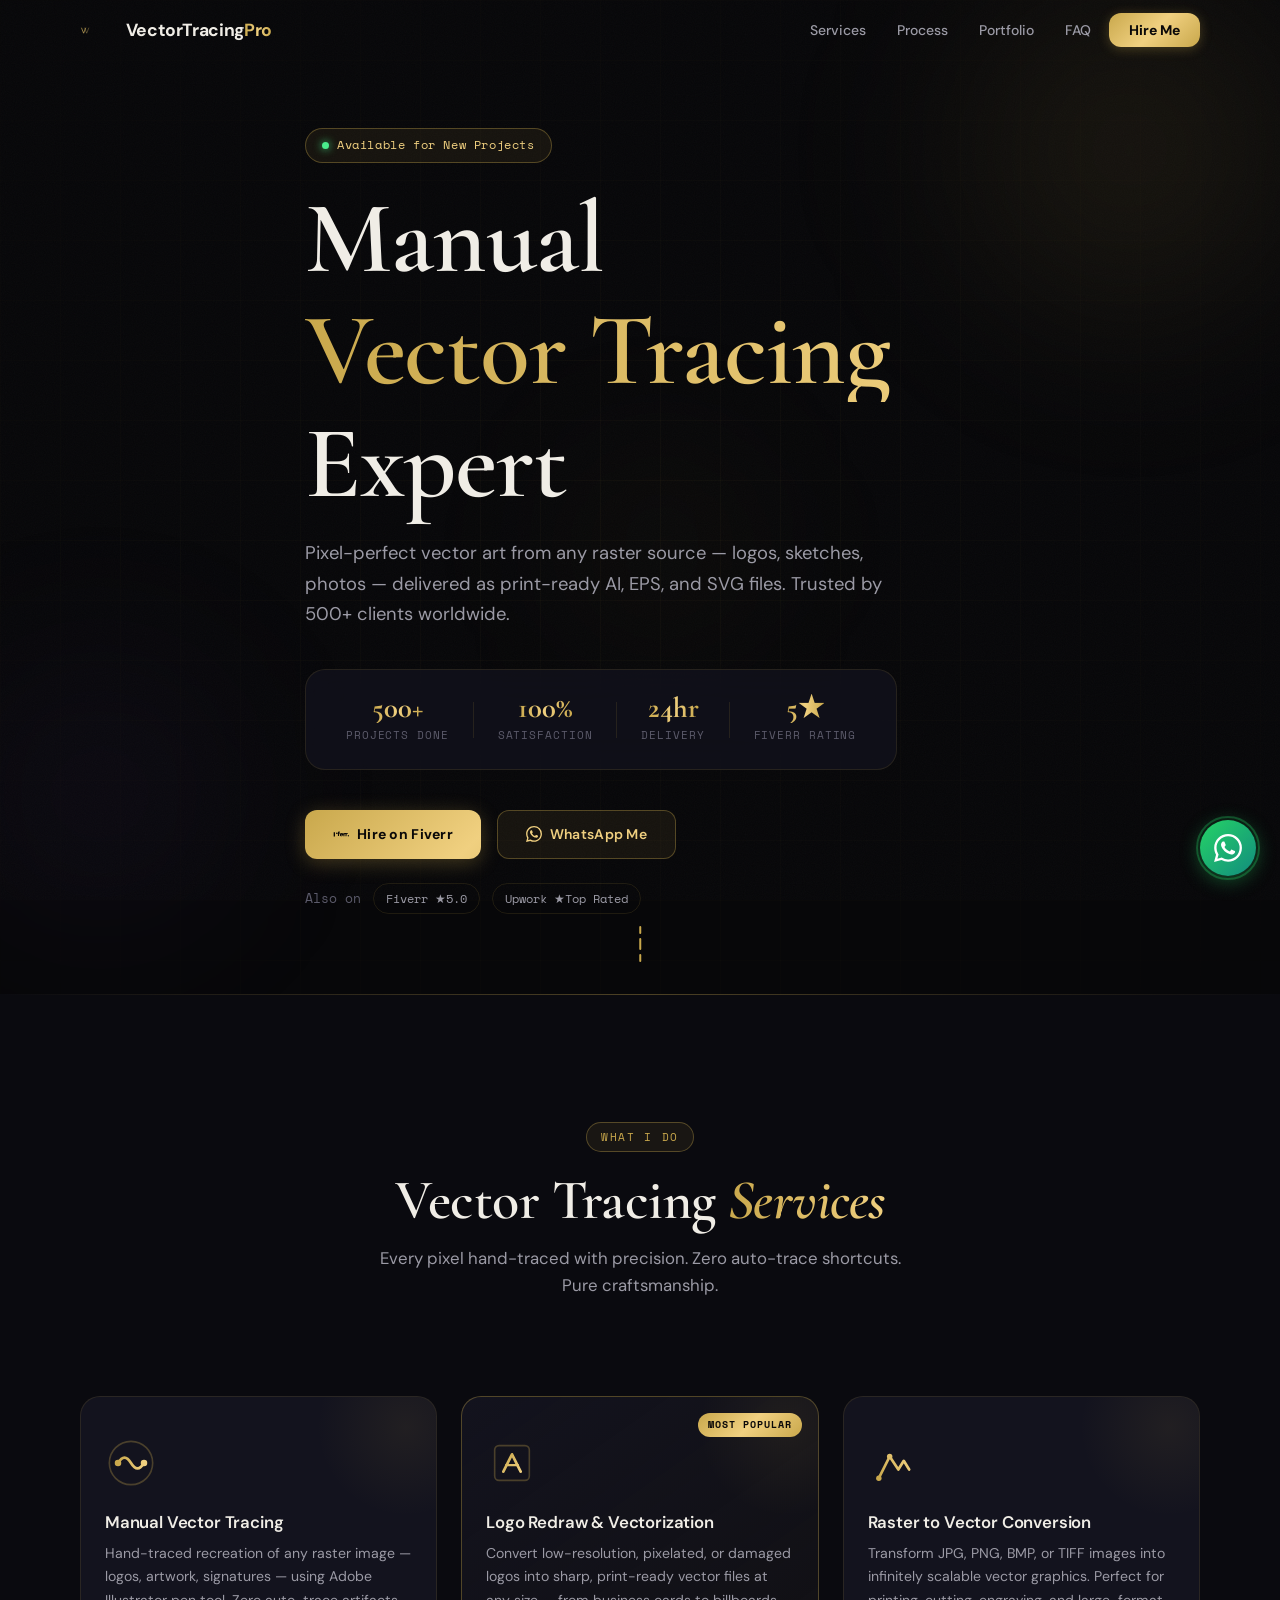
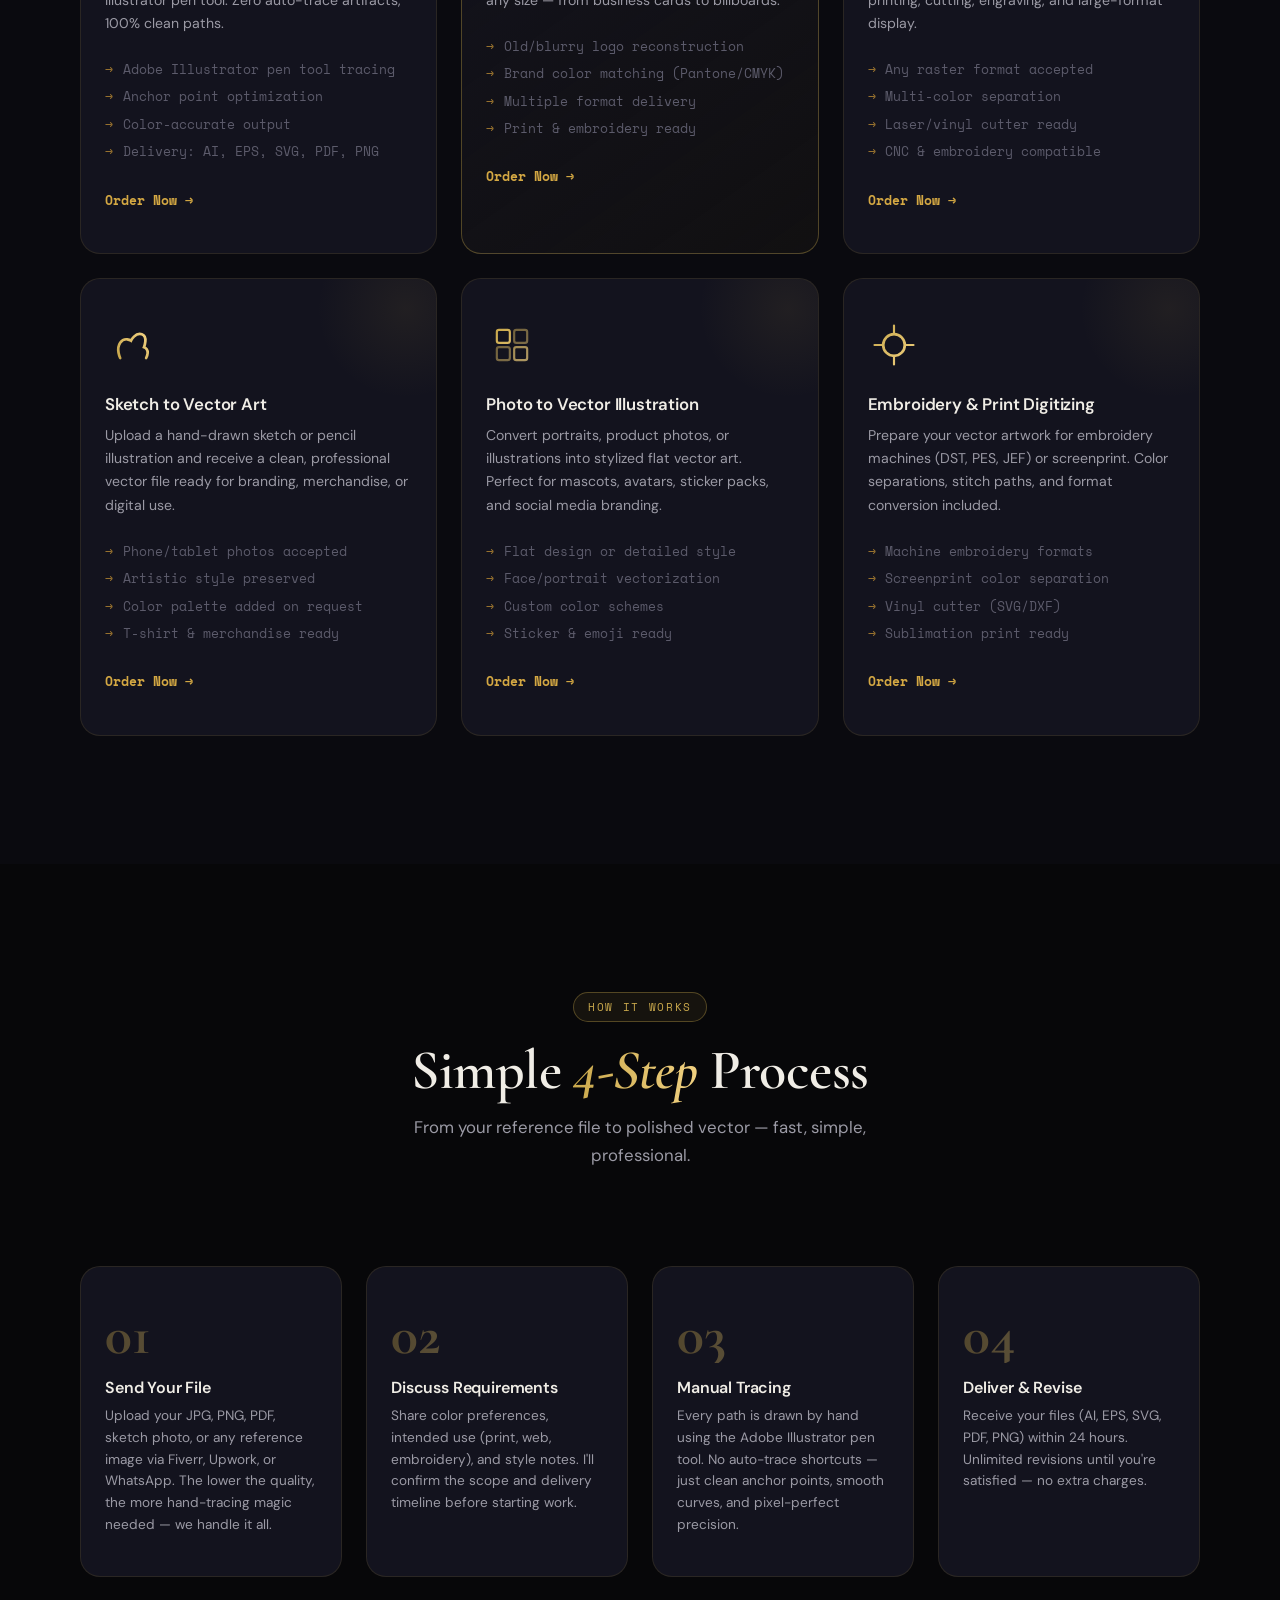
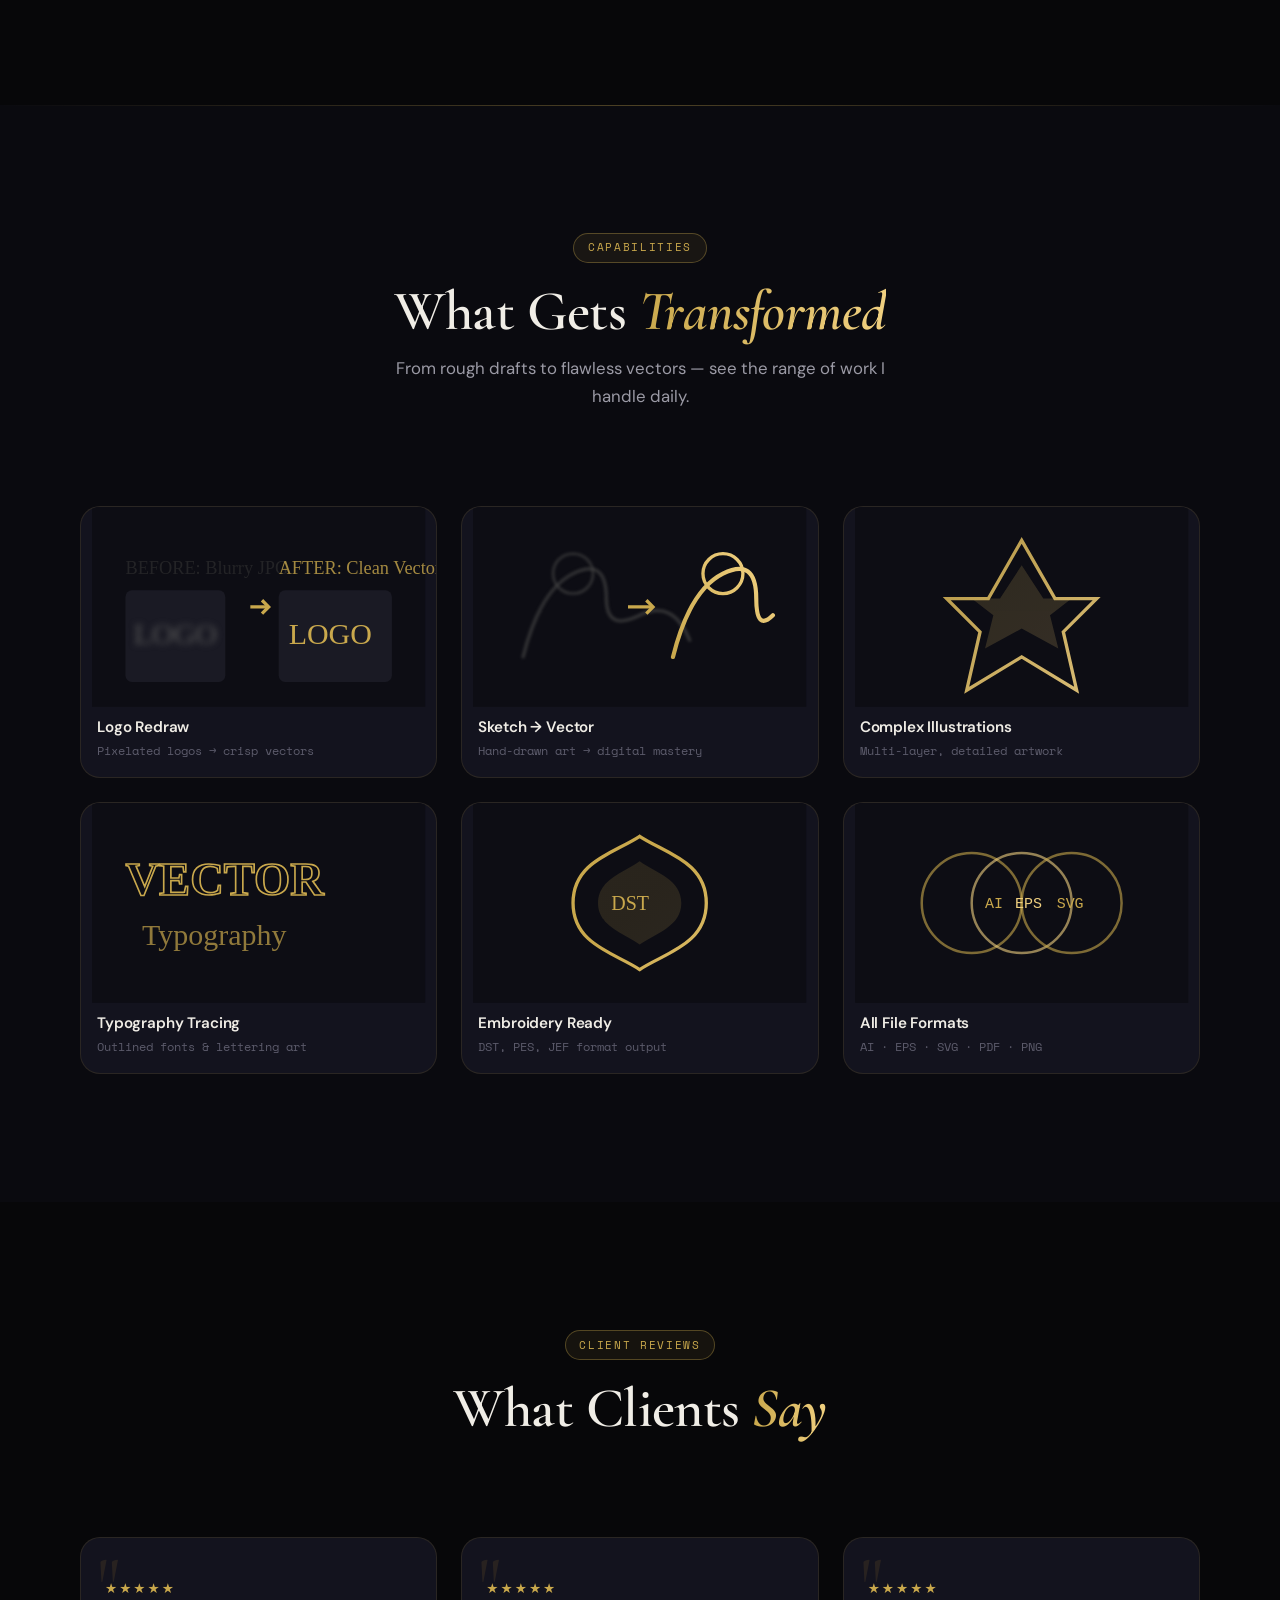
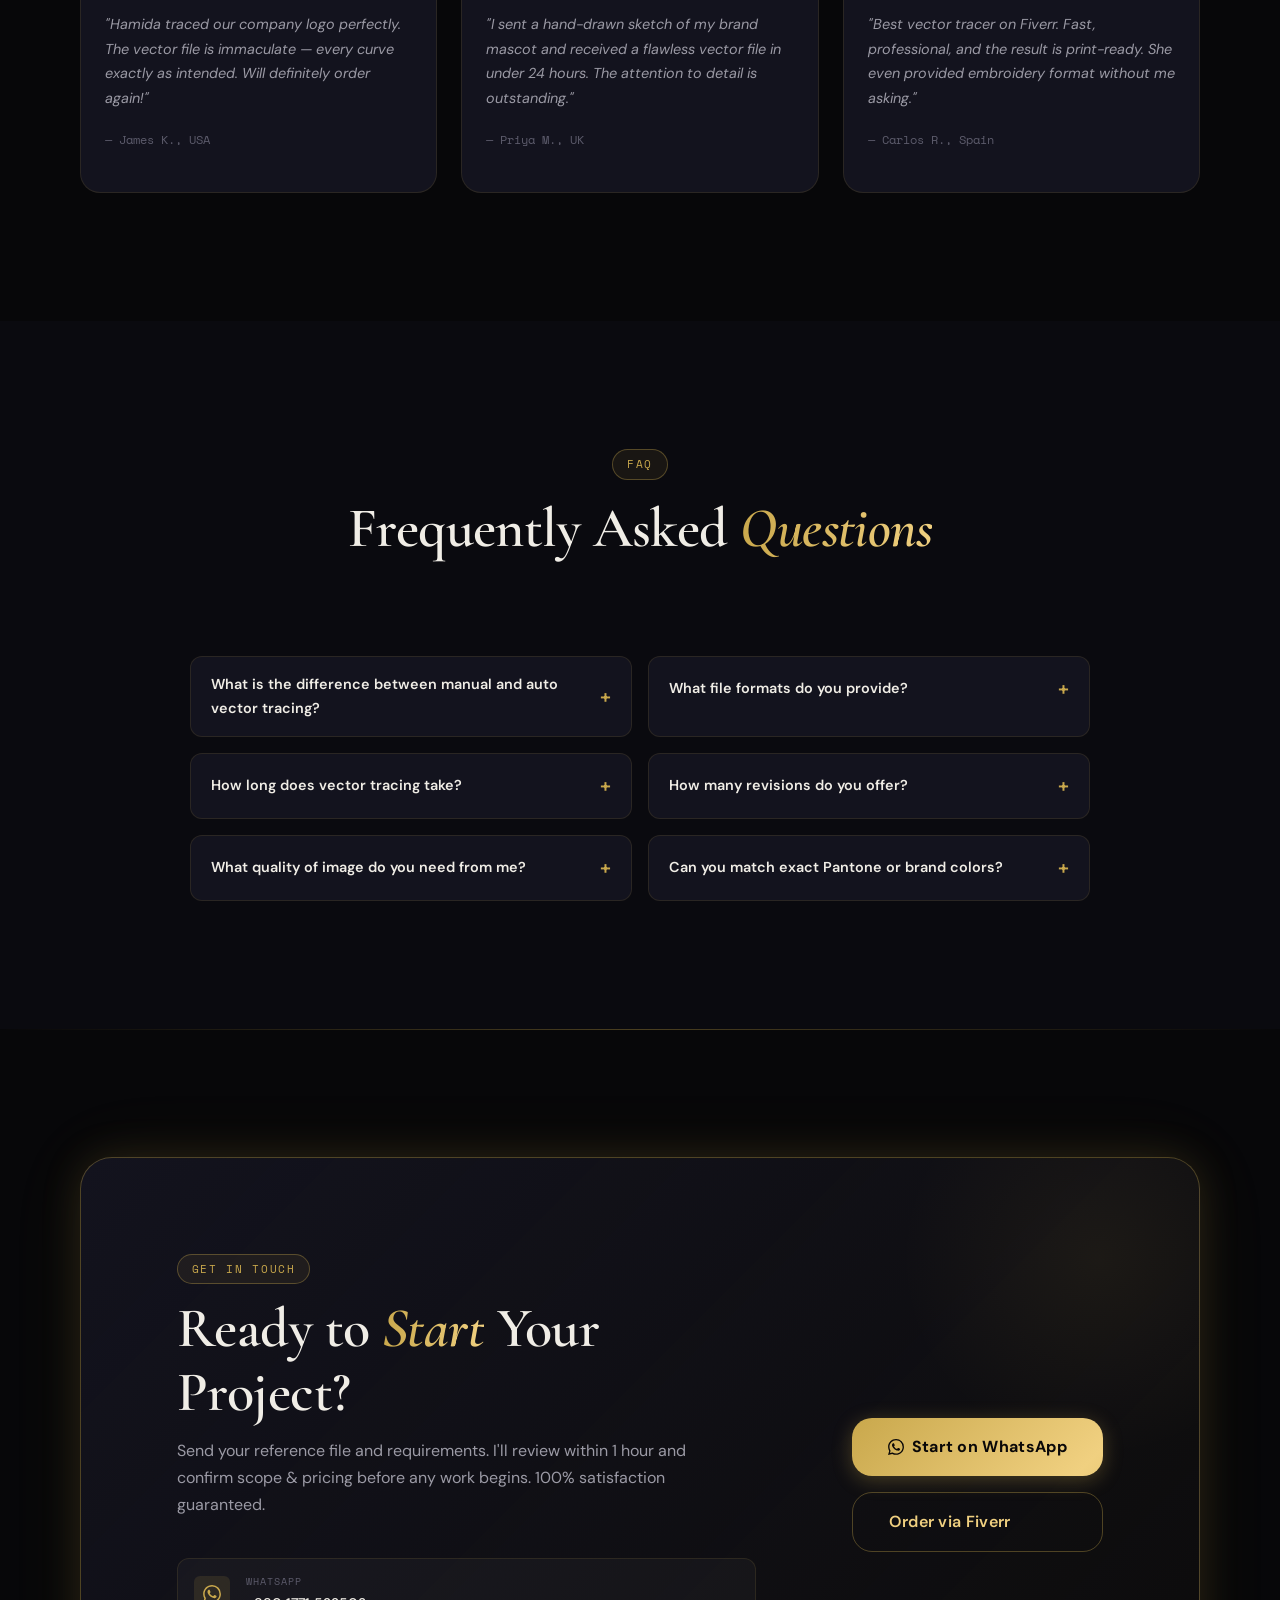
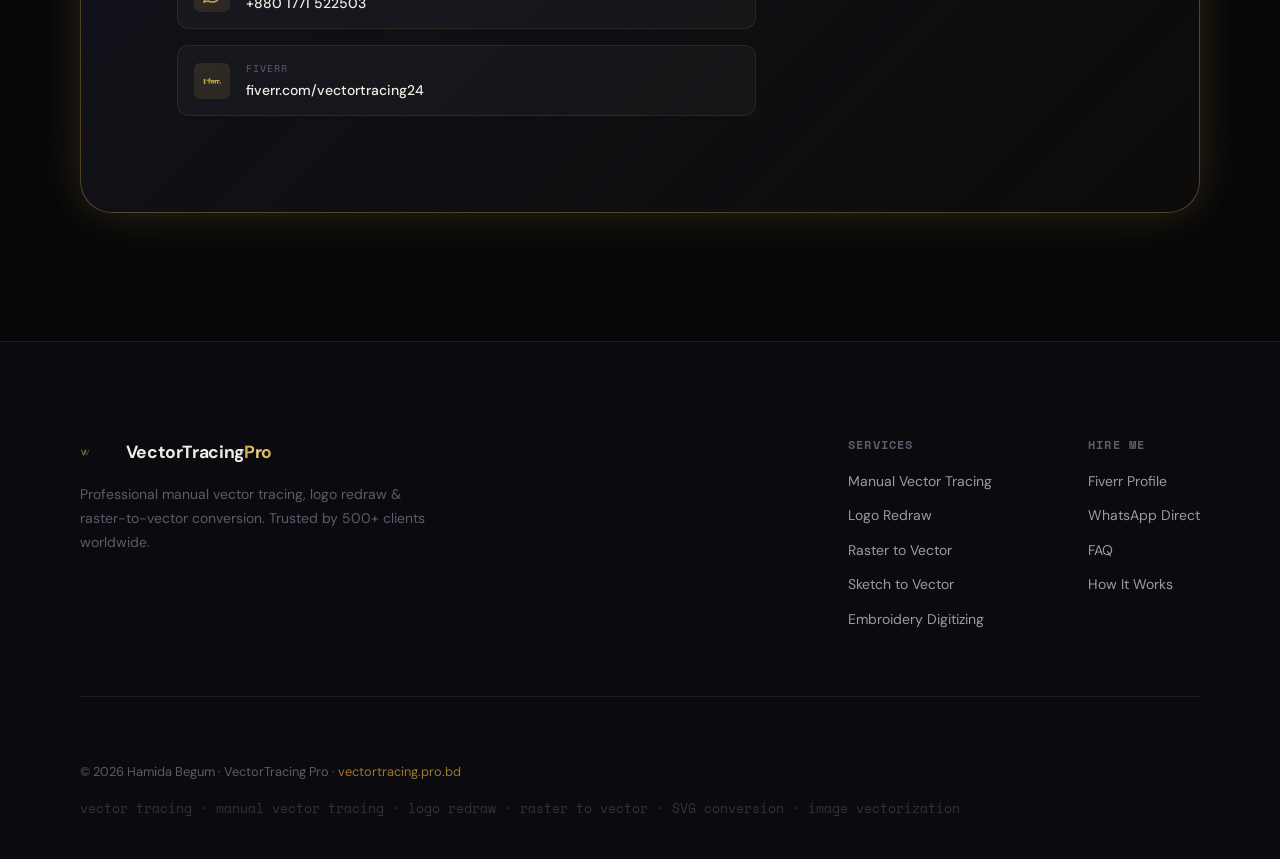
<file: index.html>
<!DOCTYPE html>
<html lang="en">
<head>
  <meta charset="UTF-8" />
  <meta name="viewport" content="width=device-width, initial-scale=1.0" />

  <!-- ═══════════════════════════════════════════════
       PRIMARY SEO META TAGS
  ════════════════════════════════════════════════ -->
  <title>Vector Tracing Expert | Manual Vector Tracing & Logo Redraw Services | Hamida Begum</title>
  <meta name="description" content="Professional vector tracing services by Hamida Begum — manual vector tracing, logo redraw, raster to vector conversion, image vectorization, embroidery digitizing & more. Hire on Fiverr or Upwork. Fast delivery, pixel-perfect results." />
  <meta name="keywords" content="vector tracing, manual vector tracing, raster to vector conversion, image to vector, logo redraw, logo vectorization, vector art conversion, SVG conversion, Adobe Illustrator tracing, auto trace cleanup, hand drawn to vector, sketch to vector, photo to vector, embroidery digitizing vector, print ready vector, vector file conversion, EPS file creation, AI file design, vector graphic design, Hamida Begum vector expert, vectortracing24, Fiverr vector tracing, Upwork vector tracing" />
  <meta name="author" content="Hamida Begum" />
  <meta name="robots" content="index, follow, max-image-preview:large, max-snippet:-1, max-video-preview:-1" />
  <link rel="canonical" href="https://vectortracing.pro.bd/" />

  <!-- ═══════════════════════════════════════════════
       OPEN GRAPH (Facebook / LinkedIn)
  ════════════════════════════════════════════════ -->
  <meta property="og:type" content="website" />
  <meta property="og:title" content="Vector Tracing Expert | Manual Vector Tracing & Logo Redraw" />
  <meta property="og:description" content="Pixel-perfect manual vector tracing, raster-to-vector conversion, logo redraw & SVG file creation by Hamida Begum. Top-rated Fiverr & Upwork freelancer." />
  <meta property="og:url" content="https://vectortracing.pro.bd/" />
  <meta property="og:site_name" content="VectorTracing Pro" />
  <meta property="og:image" content="https://vectortracing.pro.bd/assets/img/og-cover.jpg" />
  <meta property="og:image:width" content="1200" />
  <meta property="og:image:height" content="630" />
  <meta property="og:locale" content="en_US" />

  <!-- ═══════════════════════════════════════════════
       TWITTER / X CARD
  ════════════════════════════════════════════════ -->
  <meta name="twitter:card" content="summary_large_image" />
  <meta name="twitter:title" content="Vector Tracing Expert | Manual Vector Tracing Services" />
  <meta name="twitter:description" content="Professional vector tracing, logo redraw & raster-to-vector by Hamida Begum. Fast delivery. Hire on Fiverr or Upwork." />
  <meta name="twitter:image" content="https://vectortracing.pro.bd/assets/img/og-cover.jpg" />

  <!-- ═══════════════════════════════════════════════
       STRUCTURED DATA — JSON-LD
  ════════════════════════════════════════════════ -->
  <script type="application/ld+json">
  {
    "@context": "https://schema.org",
    "@graph": [
      {
        "@type": "Person",
        "@id": "https://vectortracing.pro.bd/#person",
        "name": "Hamida Begum",
        "url": "https://vectortracing.pro.bd/",
        "sameAs": [
          "https://www.fiverr.com/vectortracing24",
          "https://wa.me/8801771522503"
        ],
        "jobTitle": "Vector Tracing Expert & Graphic Designer",
        "description": "Professional vector tracing specialist with expertise in manual vector tracing, logo redraw, raster-to-vector conversion, and SVG file creation.",
        "knowsAbout": ["Vector Tracing", "Manual Vector Tracing", "Adobe Illustrator", "Logo Redraw", "Raster to Vector", "SVG Design", "Embroidery Digitizing"],
        "contactPoint": {
          "@type": "ContactPoint",
          "telephone": "+8801771522503",
          "contactType": "customer service",
          "availableLanguage": "English"
        }
      },
      {
        "@type": "WebSite",
        "@id": "https://vectortracing.pro.bd/#website",
        "url": "https://vectortracing.pro.bd/",
        "name": "VectorTracing Pro — Expert Vector Tracing Services",
        "description": "Professional manual vector tracing, logo redraw, raster to vector conversion services.",
        "publisher": { "@id": "https://vectortracing.pro.bd/#person" },
        "potentialAction": {
          "@type": "SearchAction",
          "target": "https://vectortracing.pro.bd/?s={search_term_string}",
          "query-input": "required name=search_term_string"
        }
      },
      {
        "@type": "ProfessionalService",
        "@id": "https://vectortracing.pro.bd/#service",
        "name": "VectorTracing Pro",
        "url": "https://vectortracing.pro.bd/",
        "logo": "https://vectortracing.pro.bd/assets/img/logo.svg",
        "image": "https://vectortracing.pro.bd/assets/img/og-cover.jpg",
        "description": "Expert manual vector tracing, raster to vector conversion, logo redraw, embroidery digitizing and SVG file services.",
        "provider": { "@id": "https://vectortracing.pro.bd/#person" },
        "areaServed": "Worldwide",
        "hasOfferCatalog": {
          "@type": "OfferCatalog",
          "name": "Vector Tracing Services",
          "itemListElement": [
            { "@type": "Offer", "itemOffered": { "@type": "Service", "name": "Manual Vector Tracing" }},
            { "@type": "Offer", "itemOffered": { "@type": "Service", "name": "Logo Redraw & Vectorization" }},
            { "@type": "Offer", "itemOffered": { "@type": "Service", "name": "Raster to Vector Conversion" }},
            { "@type": "Offer", "itemOffered": { "@type": "Service", "name": "Sketch to Vector Conversion" }},
            { "@type": "Offer", "itemOffered": { "@type": "Service", "name": "Embroidery Digitizing" }},
            { "@type": "Offer", "itemOffered": { "@type": "Service", "name": "Photo to Vector Illustration" }}
          ]
        }
      },
      {
        "@type": "FAQPage",
        "mainEntity": [
          {
            "@type": "Question",
            "name": "What is manual vector tracing?",
            "acceptedAnswer": {
              "@type": "Answer",
              "text": "Manual vector tracing is the process of recreating a raster image (JPG, PNG, BMP) into a scalable vector file (SVG, AI, EPS) by hand using Adobe Illustrator — resulting in crisp, infinitely scalable artwork without auto-trace artifacts."
            }
          },
          {
            "@type": "Question",
            "name": "What file formats will I receive?",
            "acceptedAnswer": {
              "@type": "Answer",
              "text": "You receive fully editable AI, EPS, SVG, PDF, PNG and JPG files depending on your package. All files are print-ready and 100% vector."
            }
          },
          {
            "@type": "Question",
            "name": "How quickly can you complete a vector tracing project?",
            "acceptedAnswer": {
              "@type": "Answer",
              "text": "Standard delivery is 24 hours. Express delivery (same day) is available for urgent projects."
            }
          },
          {
            "@type": "Question",
            "name": "Do you offer revisions?",
            "acceptedAnswer": {
              "@type": "Answer",
              "text": "Yes, unlimited revisions are offered until you are 100% satisfied with the result."
            }
          }
        ]
      }
    ]
  }
  </script>

  <!-- ═══════════════════════════════════════════════
       FONTS
  ════════════════════════════════════════════════ -->
  <link rel="preconnect" href="https://fonts.googleapis.com" />
  <link rel="preconnect" href="https://fonts.gstatic.com" crossorigin />
  <link href="https://fonts.googleapis.com/css2?family=Cormorant+Garamond:ital,wght@0,400;0,600;0,700;1,400&family=DM+Sans:opsz,wght@9..40,300;9..40,400;9..40,500;9..40,600&family=Space+Mono:wght@400;700&display=swap" rel="stylesheet" />

  <!-- ═══════════════════════════════════════════════
       FAVICON PLACEHOLDERS (replace with real icons)
  ════════════════════════════════════════════════ -->
  <link rel="icon" type="image/svg+xml" href="assets/img/favicon.svg" />
  <link rel="apple-touch-icon" href="assets/img/apple-touch-icon.png" />

  <!-- ═══════════════════════════════════════════════
       PERFORMANCE
  ════════════════════════════════════════════════ -->
  <meta name="theme-color" content="#0a0a0f" />
  <link rel="stylesheet" href="assets/css/style.css" />
</head>

<body>

<!-- ══════════════════════════════════════════════════
     NOISE TEXTURE OVERLAY
════════════════════════════════════════════════════ -->
<div class="noise-overlay" aria-hidden="true"></div>

<!-- ══════════════════════════════════════════════════
     NAVIGATION
════════════════════════════════════════════════════ -->
<header class="site-header" id="site-header" role="banner">
  <nav class="nav-inner" aria-label="Main navigation">
    <a href="/" class="logo" aria-label="VectorTracing Pro Home">
      <svg viewBox="0 0 140 36" fill="none" xmlns="http://www.w3.org/2000/svg" aria-hidden="true">
        <path d="M6 8 L14 28 L22 8" stroke="url(#lg1)" stroke-width="2.5" stroke-linecap="round" stroke-linejoin="round" fill="none"/>
        <path d="M18 8 L26 28 L34 8" stroke="url(#lg1)" stroke-width="2.5" stroke-linecap="round" stroke-linejoin="round" fill="none" opacity="0.5"/>
        <defs>
          <linearGradient id="lg1" x1="0" y1="0" x2="34" y2="36" gradientUnits="userSpaceOnUse">
            <stop offset="0%" stop-color="#c9a84c"/>
            <stop offset="100%" stop-color="#f0d080"/>
          </linearGradient>
        </defs>
      </svg>
      <span>VectorTracing<span class="logo-accent">Pro</span></span>
    </a>

    <button class="nav-toggle" id="nav-toggle" aria-expanded="false" aria-controls="nav-links" aria-label="Toggle menu">
      <span></span><span></span><span></span>
    </button>

    <ul class="nav-links" id="nav-links" role="list">
      <li><a href="#services">Services</a></li>
      <li><a href="#process">Process</a></li>
      <li><a href="#portfolio">Portfolio</a></li>
      <li><a href="#faq">FAQ</a></li>
      <li><a href="#contact" class="nav-cta">Hire Me</a></li>
    </ul>
  </nav>
</header>

<!-- ══════════════════════════════════════════════════
     HERO SECTION
════════════════════════════════════════════════════ -->
<main>
<section class="hero" id="hero" aria-labelledby="hero-heading">
  <div class="hero-bg" aria-hidden="true">
    <div class="hero-orb orb-1"></div>
    <div class="hero-orb orb-2"></div>
    <div class="hero-orb orb-3"></div>
    <div class="grid-lines"></div>
  </div>

  <div class="hero-content container">
    <div class="hero-badge">
      <span class="badge-dot"></span>
      Available for New Projects
    </div>

    <h1 id="hero-heading" class="hero-title">
      <span class="title-line">Manual</span>
      <span class="title-line accent">Vector Tracing</span>
      <span class="title-line">Expert</span>
    </h1>

    <p class="hero-sub">Pixel-perfect vector art from any raster source — logos, sketches, photos — delivered as print-ready AI, EPS, and SVG files. Trusted by 500+ clients worldwide.</p>

    <div class="hero-stats" aria-label="Key statistics">
      <div class="stat-item">
        <span class="stat-num" data-count="500">500+</span>
        <span class="stat-label">Projects Done</span>
      </div>
      <div class="stat-divider" aria-hidden="true"></div>
      <div class="stat-item">
        <span class="stat-num">100%</span>
        <span class="stat-label">Satisfaction</span>
      </div>
      <div class="stat-divider" aria-hidden="true"></div>
      <div class="stat-item">
        <span class="stat-num">24hr</span>
        <span class="stat-label">Delivery</span>
      </div>
      <div class="stat-divider" aria-hidden="true"></div>
      <div class="stat-item">
        <span class="stat-num">5★</span>
        <span class="stat-label">Fiverr Rating</span>
      </div>
    </div>

    <div class="hero-actions">
      <a href="https://www.fiverr.com/vectortracing24" class="btn btn-primary" target="_blank" rel="noopener noreferrer" aria-label="Hire on Fiverr">
        <svg viewBox="0 0 24 24" fill="currentColor" aria-hidden="true"><path d="M23.004 15.588a.995.995 0 1 0 .002-1.99.995.995 0 0 0-.002 1.99zm-.996-3.705h-.85c-.546 0-.84.41-.84 1.092v2.466h-1.61v-3.558h-.684c-.547 0-.84.41-.84 1.092v2.466h-1.61v-4.874h1.61v.74c.264-.574.626-.74 1.163-.74h1.972v.74c.264-.574.625-.74 1.162-.74h.527v1.316zm-6.786 1.501h-3.359c.088.648.49.967 1.086.967.43 0 .724-.166.928-.526l1.4.234c-.36.87-1.21 1.389-2.337 1.389-1.708 0-2.679-1.044-2.679-2.496 0-1.458.985-2.495 2.64-2.495 1.567 0 2.522.996 2.522 2.495 0 .145-.01.284-.02.432h-.181zm-1.547-.876c-.06-.547-.43-.86-.964-.86-.508 0-.867.302-.976.86h1.94zm-4.666 2.672H7.41v-3.558h-.762v-1.316h.762v-.284c0-1.146.723-1.764 1.938-1.764.264 0 .537.03.78.088v1.297a2.02 2.02 0 0 0-.488-.059c-.4 0-.606.186-.606.547v.175h1.094v1.316h-1.094v3.558zM5.469 9.854a.995.995 0 1 1 .001 1.99.995.995 0 0 1-.001-1.99zM1 9.454h2.035v6.41H1V9.454z"/></svg>
        Hire on Fiverr
      </a>
      <a href="https://wa.me/8801771522503?text=Hi%20Hamida!%20I%20need%20vector%20tracing%20services." class="btn btn-ghost" target="_blank" rel="noopener noreferrer" aria-label="Contact on WhatsApp">
        <svg viewBox="0 0 24 24" fill="currentColor" aria-hidden="true"><path d="M17.472 14.382c-.297-.149-1.758-.867-2.03-.967-.273-.099-.471-.148-.67.15-.197.297-.767.966-.94 1.164-.173.199-.347.223-.644.075-.297-.15-1.255-.463-2.39-1.475-.883-.788-1.48-1.761-1.653-2.059-.173-.297-.018-.458.13-.606.134-.133.298-.347.446-.52.149-.174.198-.298.298-.497.099-.198.05-.371-.025-.52-.075-.149-.669-1.612-.916-2.207-.242-.579-.487-.5-.669-.51-.173-.008-.371-.01-.57-.01-.198 0-.52.074-.792.372-.272.297-1.04 1.016-1.04 2.479 0 1.462 1.065 2.875 1.213 3.074.149.198 2.096 3.2 5.077 4.487.709.306 1.262.489 1.694.625.712.227 1.36.195 1.871.118.571-.085 1.758-.719 2.006-1.413.248-.694.248-1.289.173-1.413-.074-.124-.272-.198-.57-.347m-5.421 7.403h-.004a9.87 9.87 0 0 1-5.031-1.378l-.361-.214-3.741.982.998-3.648-.235-.374a9.86 9.86 0 0 1-1.51-5.26c.001-5.45 4.436-9.884 9.888-9.884 2.64 0 5.122 1.03 6.988 2.898a9.825 9.825 0 0 1 2.893 6.994c-.003 5.45-4.437 9.884-9.885 9.884m8.413-18.297A11.815 11.815 0 0 0 12.05 0C5.495 0 .16 5.335.157 11.892c0 2.096.547 4.142 1.588 5.945L.057 24l6.305-1.654a11.882 11.882 0 0 0 5.683 1.448h.005c6.554 0 11.89-5.335 11.893-11.893a11.821 11.821 0 0 0-3.48-8.413z"/></svg>
        WhatsApp Me
      </a>
    </div>

    <div class="hero-platforms">
      <span class="platform-label">Also on</span>
      <a href="https://www.fiverr.com/vectortracing24" class="platform-badge" target="_blank" rel="noopener noreferrer" aria-label="Fiverr profile">Fiverr ★5.0</a>
      <a href="#contact" class="platform-badge" aria-label="Upwork profile">Upwork ★Top Rated</a>
    </div>
  </div>

  <div class="scroll-indicator" aria-hidden="true">
    <span></span>
    <span></span>
    <span></span>
  </div>
</section>

<!-- ══════════════════════════════════════════════════
     SERVICES SECTION
════════════════════════════════════════════════════ -->
<section class="services" id="services" aria-labelledby="services-heading">
  <div class="container">
    <div class="section-header">
      <span class="section-tag">What I Do</span>
      <h2 id="services-heading">Vector Tracing <em>Services</em></h2>
      <p>Every pixel hand-traced with precision. Zero auto-trace shortcuts. Pure craftsmanship.</p>
    </div>

    <div class="services-grid" role="list">

      <article class="service-card" role="listitem">
        <div class="card-glow" aria-hidden="true"></div>
        <div class="service-icon" aria-hidden="true">
          <svg viewBox="0 0 48 48" fill="none" xmlns="http://www.w3.org/2000/svg">
            <circle cx="24" cy="24" r="20" stroke="currentColor" stroke-width="1.5" opacity="0.3"/>
            <path d="M12 24 Q18 14 24 24 Q30 34 36 24" stroke="url(#sg1)" stroke-width="2.5" stroke-linecap="round" fill="none"/>
            <circle cx="12" cy="24" r="3" fill="url(#sg1)"/>
            <circle cx="36" cy="24" r="3" fill="url(#sg1)"/>
            <defs><linearGradient id="sg1" x1="12" y1="24" x2="36" y2="24" gradientUnits="userSpaceOnUse"><stop stop-color="#c9a84c"/><stop offset="1" stop-color="#f0d080"/></linearGradient></defs>
          </svg>
        </div>
        <h3>Manual Vector Tracing</h3>
        <p>Hand-traced recreation of any raster image — logos, artwork, signatures — using Adobe Illustrator pen tool. Zero auto-trace artifacts, 100% clean paths.</p>
        <ul class="service-features" aria-label="Included in this service">
          <li>Adobe Illustrator pen tool tracing</li>
          <li>Anchor point optimization</li>
          <li>Color-accurate output</li>
          <li>Delivery: AI, EPS, SVG, PDF, PNG</li>
        </ul>
        <a href="https://www.fiverr.com/vectortracing24" class="service-link" target="_blank" rel="noopener noreferrer">Order Now →</a>
      </article>

      <article class="service-card featured" role="listitem">
        <div class="card-glow" aria-hidden="true"></div>
        <div class="card-badge">Most Popular</div>
        <div class="service-icon" aria-hidden="true">
          <svg viewBox="0 0 48 48" fill="none" xmlns="http://www.w3.org/2000/svg">
            <rect x="8" y="8" width="32" height="32" rx="4" stroke="currentColor" stroke-width="1.5" opacity="0.3"/>
            <path d="M16 32 L24 16 L32 32" stroke="url(#sg2)" stroke-width="2.5" stroke-linecap="round" stroke-linejoin="round" fill="none"/>
            <path d="M18.5 26 H29.5" stroke="url(#sg2)" stroke-width="2" stroke-linecap="round"/>
            <defs><linearGradient id="sg2" x1="16" y1="16" x2="32" y2="32" gradientUnits="userSpaceOnUse"><stop stop-color="#c9a84c"/><stop offset="1" stop-color="#f0d080"/></linearGradient></defs>
          </svg>
        </div>
        <h3>Logo Redraw & Vectorization</h3>
        <p>Convert low-resolution, pixelated, or damaged logos into sharp, print-ready vector files at any size — from business cards to billboards.</p>
        <ul class="service-features">
          <li>Old/blurry logo reconstruction</li>
          <li>Brand color matching (Pantone/CMYK)</li>
          <li>Multiple format delivery</li>
          <li>Print & embroidery ready</li>
        </ul>
        <a href="https://www.fiverr.com/vectortracing24" class="service-link" target="_blank" rel="noopener noreferrer">Order Now →</a>
      </article>

      <article class="service-card" role="listitem">
        <div class="card-glow" aria-hidden="true"></div>
        <div class="service-icon" aria-hidden="true">
          <svg viewBox="0 0 48 48" fill="none" xmlns="http://www.w3.org/2000/svg">
            <path d="M10 38 L20 18 L28 30 L33 22 L38 30" stroke="url(#sg3)" stroke-width="2.5" stroke-linecap="round" stroke-linejoin="round" fill="none"/>
            <circle cx="10" cy="38" r="2.5" fill="url(#sg3)"/>
            <circle cx="20" cy="18" r="2.5" fill="url(#sg3)"/>
            <defs><linearGradient id="sg3" x1="10" y1="38" x2="38" y2="18" gradientUnits="userSpaceOnUse"><stop stop-color="#c9a84c"/><stop offset="1" stop-color="#f0d080"/></linearGradient></defs>
          </svg>
        </div>
        <h3>Raster to Vector Conversion</h3>
        <p>Transform JPG, PNG, BMP, or TIFF images into infinitely scalable vector graphics. Perfect for printing, cutting, engraving, and large-format display.</p>
        <ul class="service-features">
          <li>Any raster format accepted</li>
          <li>Multi-color separation</li>
          <li>Laser/vinyl cutter ready</li>
          <li>CNC & embroidery compatible</li>
        </ul>
        <a href="https://www.fiverr.com/vectortracing24" class="service-link" target="_blank" rel="noopener noreferrer">Order Now →</a>
      </article>

      <article class="service-card" role="listitem">
        <div class="card-glow" aria-hidden="true"></div>
        <div class="service-icon" aria-hidden="true">
          <svg viewBox="0 0 48 48" fill="none" xmlns="http://www.w3.org/2000/svg">
            <path d="M14 36 C14 36 10 28 14 22 C18 16 24 20 24 20 C24 20 28 12 34 14 C40 16 36 26 36 26 C36 26 42 28 38 36" stroke="url(#sg4)" stroke-width="2.5" stroke-linecap="round" fill="none"/>
            <defs><linearGradient id="sg4" x1="14" y1="36" x2="38" y2="14" gradientUnits="userSpaceOnUse"><stop stop-color="#c9a84c"/><stop offset="1" stop-color="#f0d080"/></linearGradient></defs>
          </svg>
        </div>
        <h3>Sketch to Vector Art</h3>
        <p>Upload a hand-drawn sketch or pencil illustration and receive a clean, professional vector file ready for branding, merchandise, or digital use.</p>
        <ul class="service-features">
          <li>Phone/tablet photos accepted</li>
          <li>Artistic style preserved</li>
          <li>Color palette added on request</li>
          <li>T-shirt & merchandise ready</li>
        </ul>
        <a href="https://www.fiverr.com/vectortracing24" class="service-link" target="_blank" rel="noopener noreferrer">Order Now →</a>
      </article>

      <article class="service-card" role="listitem">
        <div class="card-glow" aria-hidden="true"></div>
        <div class="service-icon" aria-hidden="true">
          <svg viewBox="0 0 48 48" fill="none" xmlns="http://www.w3.org/2000/svg">
            <rect x="10" y="10" width="12" height="12" rx="2" stroke="url(#sg5)" stroke-width="2" fill="none"/>
            <rect x="26" y="10" width="12" height="12" rx="2" stroke="url(#sg5)" stroke-width="2" fill="none" opacity="0.5"/>
            <rect x="10" y="26" width="12" height="12" rx="2" stroke="url(#sg5)" stroke-width="2" fill="none" opacity="0.5"/>
            <rect x="26" y="26" width="12" height="12" rx="2" stroke="url(#sg5)" stroke-width="2" fill="none" opacity="0.7"/>
            <defs><linearGradient id="sg5" x1="10" y1="10" x2="38" y2="38" gradientUnits="userSpaceOnUse"><stop stop-color="#c9a84c"/><stop offset="1" stop-color="#f0d080"/></linearGradient></defs>
          </svg>
        </div>
        <h3>Photo to Vector Illustration</h3>
        <p>Convert portraits, product photos, or illustrations into stylized flat vector art. Perfect for mascots, avatars, sticker packs, and social media branding.</p>
        <ul class="service-features">
          <li>Flat design or detailed style</li>
          <li>Face/portrait vectorization</li>
          <li>Custom color schemes</li>
          <li>Sticker & emoji ready</li>
        </ul>
        <a href="https://www.fiverr.com/vectortracing24" class="service-link" target="_blank" rel="noopener noreferrer">Order Now →</a>
      </article>

      <article class="service-card" role="listitem">
        <div class="card-glow" aria-hidden="true"></div>
        <div class="service-icon" aria-hidden="true">
          <svg viewBox="0 0 48 48" fill="none" xmlns="http://www.w3.org/2000/svg">
            <circle cx="24" cy="24" r="10" stroke="url(#sg6)" stroke-width="2.5" fill="none"/>
            <path d="M24 14 L24 6 M24 42 L24 34 M14 24 L6 24 M42 24 L34 24" stroke="url(#sg6)" stroke-width="2" stroke-linecap="round"/>
            <defs><linearGradient id="sg6" x1="6" y1="6" x2="42" y2="42" gradientUnits="userSpaceOnUse"><stop stop-color="#c9a84c"/><stop offset="1" stop-color="#f0d080"/></linearGradient></defs>
          </svg>
        </div>
        <h3>Embroidery & Print Digitizing</h3>
        <p>Prepare your vector artwork for embroidery machines (DST, PES, JEF) or screenprint. Color separations, stitch paths, and format conversion included.</p>
        <ul class="service-features">
          <li>Machine embroidery formats</li>
          <li>Screenprint color separation</li>
          <li>Vinyl cutter (SVG/DXF)</li>
          <li>Sublimation print ready</li>
        </ul>
        <a href="https://www.fiverr.com/vectortracing24" class="service-link" target="_blank" rel="noopener noreferrer">Order Now →</a>
      </article>

    </div>
  </div>
</section>

<!-- ══════════════════════════════════════════════════
     PROCESS SECTION
════════════════════════════════════════════════════ -->
<section class="process" id="process" aria-labelledby="process-heading">
  <div class="container">
    <div class="section-header">
      <span class="section-tag">How It Works</span>
      <h2 id="process-heading">Simple <em>4-Step</em> Process</h2>
      <p>From your reference file to polished vector — fast, simple, professional.</p>
    </div>

    <ol class="process-steps" aria-label="Order process steps">
      <li class="process-step">
        <div class="step-number" aria-hidden="true">01</div>
        <div class="step-content">
          <h3>Send Your File</h3>
          <p>Upload your JPG, PNG, PDF, sketch photo, or any reference image via Fiverr, Upwork, or WhatsApp. The lower the quality, the more hand-tracing magic needed — we handle it all.</p>
        </div>
        <div class="step-connector" aria-hidden="true"></div>
      </li>
      <li class="process-step">
        <div class="step-number" aria-hidden="true">02</div>
        <div class="step-content">
          <h3>Discuss Requirements</h3>
          <p>Share color preferences, intended use (print, web, embroidery), and style notes. I'll confirm the scope and delivery timeline before starting work.</p>
        </div>
        <div class="step-connector" aria-hidden="true"></div>
      </li>
      <li class="process-step">
        <div class="step-number" aria-hidden="true">03</div>
        <div class="step-content">
          <h3>Manual Tracing</h3>
          <p>Every path is drawn by hand using the Adobe Illustrator pen tool. No auto-trace shortcuts — just clean anchor points, smooth curves, and pixel-perfect precision.</p>
        </div>
        <div class="step-connector" aria-hidden="true"></div>
      </li>
      <li class="process-step">
        <div class="step-number" aria-hidden="true">04</div>
        <div class="step-content">
          <h3>Deliver & Revise</h3>
          <p>Receive your files (AI, EPS, SVG, PDF, PNG) within 24 hours. Unlimited revisions until you're satisfied — no extra charges.</p>
        </div>
      </li>
    </ol>
  </div>
</section>

<!-- ══════════════════════════════════════════════════
     PORTFOLIO / CAPABILITIES SECTION
════════════════════════════════════════════════════ -->
<section class="portfolio" id="portfolio" aria-labelledby="portfolio-heading">
  <div class="container">
    <div class="section-header">
      <span class="section-tag">Capabilities</span>
      <h2 id="portfolio-heading">What Gets <em>Transformed</em></h2>
      <p>From rough drafts to flawless vectors — see the range of work I handle daily.</p>
    </div>

    <div class="portfolio-grid">
      <div class="portfolio-item">
        <div class="portfolio-visual pv-logo" aria-hidden="true">
          <svg viewBox="0 0 200 120" fill="none" xmlns="http://www.w3.org/2000/svg">
            <rect width="200" height="120" fill="#0d0d14"/>
            <text x="20" y="40" font-family="serif" font-size="11" fill="#333" opacity="0.6">BEFORE: Blurry JPG</text>
            <rect x="20" y="50" width="60" height="55" rx="4" fill="#1a1a24"/>
            <text x="25" y="82" font-family="serif" font-size="18" fill="#555" style="filter:blur(2px)">LOGO</text>
            <line x1="95" y1="60" x2="105" y2="60" stroke="#c9a84c" stroke-width="2"/>
            <path d="M102 56 L106 60 L102 64" stroke="#c9a84c" stroke-width="2" fill="none"/>
            <text x="112" y="40" font-family="serif" font-size="11" fill="#c9a84c" opacity="0.8">AFTER: Clean Vector</text>
            <rect x="112" y="50" width="68" height="55" rx="4" fill="#1a1a24"/>
            <text x="118" y="82" font-family="serif" font-size="18" fill="url(#pg1)">LOGO</text>
            <defs><linearGradient id="pg1" x1="0" y1="0" x2="100" y2="0"><stop stop-color="#c9a84c"/><stop offset="1" stop-color="#f0d080"/></linearGradient></defs>
          </svg>
        </div>
        <h3>Logo Redraw</h3>
        <p>Pixelated logos → crisp vectors</p>
      </div>

      <div class="portfolio-item">
        <div class="portfolio-visual pv-sketch" aria-hidden="true">
          <svg viewBox="0 0 200 120" fill="none" xmlns="http://www.w3.org/2000/svg">
            <rect width="200" height="120" fill="#0d0d14"/>
            <path d="M30 90 Q40 50 60 40 Q80 30 80 55 Q80 75 100 65 Q120 55 130 80" stroke="#444" stroke-width="2" stroke-linecap="round" fill="none" opacity="0.7" style="filter:blur(1px)"/>
            <circle cx="60" cy="40" r="12" stroke="#444" stroke-width="1.5" fill="none" opacity="0.7" style="filter:blur(1px)"/>
            <line x1="93" y1="60" x2="107" y2="60" stroke="#c9a84c" stroke-width="2"/>
            <path d="M104 56 L108 60 L104 64" stroke="#c9a84c" stroke-width="2" fill="none"/>
            <path d="M120 90 Q130 50 150 40 Q170 30 170 55 Q170 75 180 65" stroke="url(#pg2)" stroke-width="2.5" stroke-linecap="round" fill="none"/>
            <circle cx="150" cy="40" r="12" stroke="url(#pg2)" stroke-width="2" fill="none"/>
            <defs><linearGradient id="pg2" x1="120" y1="90" x2="180" y2="40" gradientUnits="userSpaceOnUse"><stop stop-color="#c9a84c"/><stop offset="1" stop-color="#f0d080"/></linearGradient></defs>
          </svg>
        </div>
        <h3>Sketch → Vector</h3>
        <p>Hand-drawn art → digital mastery</p>
      </div>

      <div class="portfolio-item">
        <div class="portfolio-visual pv-pattern" aria-hidden="true">
          <svg viewBox="0 0 200 120" fill="none" xmlns="http://www.w3.org/2000/svg">
            <rect width="200" height="120" fill="#0d0d14"/>
            <g opacity="0.9">
              <polygon points="100,20 120,55 145,55 125,75 133,110 100,90 67,110 75,75 55,55 80,55" fill="none" stroke="url(#pg3)" stroke-width="2"/>
              <polygon points="100,35 113,55 130,55 117,65 122,85 100,73 78,85 83,65 70,55 87,55" fill="url(#pg3)" opacity="0.2"/>
            </g>
            <defs><linearGradient id="pg3" x1="55" y1="20" x2="145" y2="110" gradientUnits="userSpaceOnUse"><stop stop-color="#c9a84c"/><stop offset="1" stop-color="#f0d080"/></linearGradient></defs>
          </svg>
        </div>
        <h3>Complex Illustrations</h3>
        <p>Multi-layer, detailed artwork</p>
      </div>

      <div class="portfolio-item">
        <div class="portfolio-visual pv-type" aria-hidden="true">
          <svg viewBox="0 0 200 120" fill="none" xmlns="http://www.w3.org/2000/svg">
            <rect width="200" height="120" fill="#0d0d14"/>
            <text x="20" y="55" font-family="Georgia, serif" font-size="28" font-weight="700" fill="none" stroke="url(#pg4)" stroke-width="1">VECTOR</text>
            <text x="30" y="85" font-family="Georgia, serif" font-size="18" fill="url(#pg4)" opacity="0.7">Typography</text>
            <defs><linearGradient id="pg4" x1="20" y1="0" x2="180" y2="0"><stop stop-color="#c9a84c"/><stop offset="1" stop-color="#f0d080"/></linearGradient></defs>
          </svg>
        </div>
        <h3>Typography Tracing</h3>
        <p>Outlined fonts & lettering art</p>
      </div>

      <div class="portfolio-item">
        <div class="portfolio-visual pv-embroid" aria-hidden="true">
          <svg viewBox="0 0 200 120" fill="none" xmlns="http://www.w3.org/2000/svg">
            <rect width="200" height="120" fill="#0d0d14"/>
            <g transform="translate(60,20)">
              <path d="M40 0 C55 10 80 15 80 40 C80 65 55 70 40 80 C25 70 0 65 0 40 C0 15 25 10 40 0Z" fill="none" stroke="url(#pg5)" stroke-width="2"/>
              <path d="M40 15 C50 22 65 26 65 40 C65 54 50 58 40 65 C30 58 15 54 15 40 C15 26 30 22 40 15Z" fill="url(#pg5)" opacity="0.15"/>
              <text x="23" y="44" font-size="12" font-family="serif" fill="url(#pg5)">DST</text>
            </g>
            <defs><linearGradient id="pg5" x1="60" y1="20" x2="140" y2="100" gradientUnits="userSpaceOnUse"><stop stop-color="#c9a84c"/><stop offset="1" stop-color="#f0d080"/></linearGradient></defs>
          </svg>
        </div>
        <h3>Embroidery Ready</h3>
        <p>DST, PES, JEF format output</p>
      </div>

      <div class="portfolio-item">
        <div class="portfolio-visual pv-multi" aria-hidden="true">
          <svg viewBox="0 0 200 120" fill="none" xmlns="http://www.w3.org/2000/svg">
            <rect width="200" height="120" fill="#0d0d14"/>
            <circle cx="70" cy="60" r="30" fill="none" stroke="#c9a84c" stroke-width="1.5" opacity="0.6"/>
            <circle cx="100" cy="60" r="30" fill="none" stroke="#f0d080" stroke-width="1.5" opacity="0.6"/>
            <circle cx="130" cy="60" r="30" fill="none" stroke="#c9a84c" stroke-width="1.5" opacity="0.6"/>
            <text x="78" y="63" font-size="9" font-family="monospace" fill="#c9a84c">AI</text>
            <text x="96" y="63" font-size="9" font-family="monospace" fill="#f0d080">EPS</text>
            <text x="121" y="63" font-size="9" font-family="monospace" fill="#c9a84c">SVG</text>
          </svg>
        </div>
        <h3>All File Formats</h3>
        <p>AI · EPS · SVG · PDF · PNG</p>
      </div>
    </div>
  </div>
</section>

<!-- ══════════════════════════════════════════════════
     TESTIMONIALS
════════════════════════════════════════════════════ -->
<section class="testimonials" id="testimonials" aria-labelledby="testimonials-heading">
  <div class="container">
    <div class="section-header">
      <span class="section-tag">Client Reviews</span>
      <h2 id="testimonials-heading">What Clients <em>Say</em></h2>
    </div>
    <div class="testimonials-grid" role="list">

      <blockquote class="testimonial-card" role="listitem">
        <div class="stars" aria-label="5 out of 5 stars">★★★★★</div>
        <p>"Hamida traced our company logo perfectly. The vector file is immaculate — every curve exactly as intended. Will definitely order again!"</p>
        <footer><cite>— James K., USA</cite></footer>
      </blockquote>

      <blockquote class="testimonial-card" role="listitem">
        <div class="stars" aria-label="5 out of 5 stars">★★★★★</div>
        <p>"I sent a hand-drawn sketch of my brand mascot and received a flawless vector file in under 24 hours. The attention to detail is outstanding."</p>
        <footer><cite>— Priya M., UK</cite></footer>
      </blockquote>

      <blockquote class="testimonial-card" role="listitem">
        <div class="stars" aria-label="5 out of 5 stars">★★★★★</div>
        <p>"Best vector tracer on Fiverr. Fast, professional, and the result is print-ready. She even provided embroidery format without me asking."</p>
        <footer><cite>— Carlos R., Spain</cite></footer>
      </blockquote>

    </div>
  </div>
</section>

<!-- ══════════════════════════════════════════════════
     FAQ SECTION
════════════════════════════════════════════════════ -->
<section class="faq" id="faq" aria-labelledby="faq-heading">
  <div class="container">
    <div class="section-header">
      <span class="section-tag">FAQ</span>
      <h2 id="faq-heading">Frequently Asked <em>Questions</em></h2>
    </div>

    <div class="faq-grid">
      <details class="faq-item">
        <summary>What is the difference between manual and auto vector tracing?</summary>
        <div class="faq-answer">
          <p>Auto-tracing uses software algorithms (like Illustrator's Image Trace) which often produce messy paths, unnecessary anchor points, and jagged edges. Manual vector tracing uses the pen tool by a skilled human artist — every path is intentionally drawn, resulting in clean, optimized, print-ready vectors.</p>
        </div>
      </details>

      <details class="faq-item">
        <summary>What file formats do you provide?</summary>
        <div class="faq-answer">
          <p>All projects include AI (Adobe Illustrator), EPS, SVG, PDF, and high-resolution PNG files. Embroidery-specific formats (DST, PES, JEF, VIP) and vinyl cutter formats (DXF) are available on request.</p>
        </div>
      </details>

      <details class="faq-item">
        <summary>How long does vector tracing take?</summary>
        <div class="faq-answer">
          <p>Standard delivery is 24 hours. Complex multi-layered artwork may take 48 hours. Express same-day delivery is available for an additional fee on simple projects.</p>
        </div>
      </details>

      <details class="faq-item">
        <summary>How many revisions do you offer?</summary>
        <div class="faq-answer">
          <p>Unlimited revisions are offered until you are completely satisfied. Your satisfaction is the priority — no extra charges for revision rounds.</p>
        </div>
      </details>

      <details class="faq-item">
        <summary>What quality of image do you need from me?</summary>
        <div class="faq-answer">
          <p>Any quality is accepted — even very low-resolution, blurry, or damaged images. The lower the original quality, the more artistic judgment is applied. Clear photos of hand-drawn sketches work perfectly.</p>
        </div>
      </details>

      <details class="faq-item">
        <summary>Can you match exact Pantone or brand colors?</summary>
        <div class="faq-answer">
          <p>Yes. Simply provide the Pantone, CMYK, RGB, or HEX color codes and they will be matched exactly in the vector file. Brand guidelines are always followed precisely.</p>
        </div>
      </details>
    </div>
  </div>
</section>

<!-- ══════════════════════════════════════════════════
     CONTACT / CTA SECTION
════════════════════════════════════════════════════ -->
<section class="contact" id="contact" aria-labelledby="contact-heading">
  <div class="container">
    <div class="contact-inner">
      <div class="contact-bg-orb" aria-hidden="true"></div>
      <div class="contact-text">
        <span class="section-tag">Get In Touch</span>
        <h2 id="contact-heading">Ready to <em>Start</em> Your Project?</h2>
        <p>Send your reference file and requirements. I'll review within 1 hour and confirm scope & pricing before any work begins. 100% satisfaction guaranteed.</p>

        <address class="contact-info" aria-label="Contact information">
          <a href="https://wa.me/8801771522503?text=Hi%20Hamida!%20I%20need%20vector%20tracing%20services." class="contact-item" target="_blank" rel="noopener noreferrer" aria-label="WhatsApp: +880 1771 522503">
            <div class="contact-icon" aria-hidden="true">
              <svg viewBox="0 0 24 24" fill="currentColor"><path d="M17.472 14.382c-.297-.149-1.758-.867-2.03-.967-.273-.099-.471-.148-.67.15-.197.297-.767.966-.94 1.164-.173.199-.347.223-.644.075-.297-.15-1.255-.463-2.39-1.475-.883-.788-1.48-1.761-1.653-2.059-.173-.297-.018-.458.13-.606.134-.133.298-.347.446-.52.149-.174.198-.298.298-.497.099-.198.05-.371-.025-.52-.075-.149-.669-1.612-.916-2.207-.242-.579-.487-.5-.669-.51-.173-.008-.371-.01-.57-.01-.198 0-.52.074-.792.372-.272.297-1.04 1.016-1.04 2.479 0 1.462 1.065 2.875 1.213 3.074.149.198 2.096 3.2 5.077 4.487.709.306 1.262.489 1.694.625.712.227 1.36.195 1.871.118.571-.085 1.758-.719 2.006-1.413.248-.694.248-1.289.173-1.413-.074-.124-.272-.198-.57-.347m-5.421 7.403h-.004a9.87 9.87 0 0 1-5.031-1.378l-.361-.214-3.741.982.998-3.648-.235-.374a9.86 9.86 0 0 1-1.51-5.26c.001-5.45 4.436-9.884 9.888-9.884 2.64 0 5.122 1.03 6.988 2.898a9.825 9.825 0 0 1 2.893 6.994c-.003 5.45-4.437 9.884-9.885 9.884m8.413-18.297A11.815 11.815 0 0 0 12.05 0C5.495 0 .16 5.335.157 11.892c0 2.096.547 4.142 1.588 5.945L.057 24l6.305-1.654a11.882 11.882 0 0 0 5.683 1.448h.005c6.554 0 11.89-5.335 11.893-11.893a11.821 11.821 0 0 0-3.48-8.413z"/></svg>
            </div>
            <div>
              <span class="contact-label">WhatsApp</span>
              <span class="contact-value">+880 1771 522503</span>
            </div>
          </a>

          <a href="https://www.fiverr.com/vectortracing24" class="contact-item" target="_blank" rel="noopener noreferrer" aria-label="Fiverr profile">
            <div class="contact-icon" aria-hidden="true">
              <svg viewBox="0 0 24 24" fill="currentColor"><path d="M23.004 15.588a.995.995 0 1 0 .002-1.99.995.995 0 0 0-.002 1.99zm-.996-3.705h-.85c-.546 0-.84.41-.84 1.092v2.466h-1.61v-3.558h-.684c-.547 0-.84.41-.84 1.092v2.466h-1.61v-4.874h1.61v.74c.264-.574.626-.74 1.163-.74h1.972v.74c.264-.574.625-.74 1.162-.74h.527v1.316zm-6.786 1.501h-3.359c.088.648.49.967 1.086.967.43 0 .724-.166.928-.526l1.4.234c-.36.87-1.21 1.389-2.337 1.389-1.708 0-2.679-1.044-2.679-2.496 0-1.458.985-2.495 2.64-2.495 1.567 0 2.522.996 2.522 2.495 0 .145-.01.284-.02.432h-.181zm-1.547-.876c-.06-.547-.43-.86-.964-.86-.508 0-.867.302-.976.86h1.94zm-4.666 2.672H7.41v-3.558h-.762v-1.316h.762v-.284c0-1.146.723-1.764 1.938-1.764.264 0 .537.03.78.088v1.297a2.02 2.02 0 0 0-.488-.059c-.4 0-.606.186-.606.547v.175h1.094v1.316h-1.094v3.558zM5.469 9.854a.995.995 0 1 1 .001 1.99.995.995 0 0 1-.001-1.99zM1 9.454h2.035v6.41H1V9.454z"/></svg>
            </div>
            <div>
              <span class="contact-label">Fiverr</span>
              <span class="contact-value">fiverr.com/vectortracing24</span>
            </div>
          </a>
        </address>
      </div>

      <div class="contact-actions">
        <a href="https://wa.me/8801771522503?text=Hi%20Hamida!%20I%20need%20vector%20tracing%20services.%20Here%20is%20my%20reference%20file..." class="btn btn-primary btn-large" target="_blank" rel="noopener noreferrer">
          <svg viewBox="0 0 24 24" fill="currentColor" aria-hidden="true"><path d="M17.472 14.382c-.297-.149-1.758-.867-2.03-.967-.273-.099-.471-.148-.67.15-.197.297-.767.966-.94 1.164-.173.199-.347.223-.644.075-.297-.15-1.255-.463-2.39-1.475-.883-.788-1.48-1.761-1.653-2.059-.173-.297-.018-.458.13-.606.134-.133.298-.347.446-.52.149-.174.198-.298.298-.497.099-.198.05-.371-.025-.52-.075-.149-.669-1.612-.916-2.207-.242-.579-.487-.5-.669-.51-.173-.008-.371-.01-.57-.01-.198 0-.52.074-.792.372-.272.297-1.04 1.016-1.04 2.479 0 1.462 1.065 2.875 1.213 3.074.149.198 2.096 3.2 5.077 4.487.709.306 1.262.489 1.694.625.712.227 1.36.195 1.871.118.571-.085 1.758-.719 2.006-1.413.248-.694.248-1.289.173-1.413-.074-.124-.272-.198-.57-.347m-5.421 7.403h-.004a9.87 9.87 0 0 1-5.031-1.378l-.361-.214-3.741.982.998-3.648-.235-.374a9.86 9.86 0 0 1-1.51-5.26c.001-5.45 4.436-9.884 9.888-9.884 2.64 0 5.122 1.03 6.988 2.898a9.825 9.825 0 0 1 2.893 6.994c-.003 5.45-4.437 9.884-9.885 9.884m8.413-18.297A11.815 11.815 0 0 0 12.05 0C5.495 0 .16 5.335.157 11.892c0 2.096.547 4.142 1.588 5.945L.057 24l6.305-1.654a11.882 11.882 0 0 0 5.683 1.448h.005c6.554 0 11.89-5.335 11.893-11.893a11.821 11.821 0 0 0-3.48-8.413z"/></svg>
          Start on WhatsApp
        </a>
        <a href="https://www.fiverr.com/vectortracing24" class="btn btn-outline btn-large" target="_blank" rel="noopener noreferrer">
          Order via Fiverr
        </a>
      </div>
    </div>
  </div>
</section>
</main>

<!-- ══════════════════════════════════════════════════
     FOOTER
════════════════════════════════════════════════════ -->
<footer class="site-footer" role="contentinfo">
  <div class="container">
    <div class="footer-top">
      <div class="footer-brand">
        <a href="/" class="logo" aria-label="VectorTracing Pro Home">
          <svg viewBox="0 0 140 36" fill="none" xmlns="http://www.w3.org/2000/svg" aria-hidden="true">
            <path d="M6 8 L14 28 L22 8" stroke="url(#fl1)" stroke-width="2.5" stroke-linecap="round" stroke-linejoin="round" fill="none"/>
            <path d="M18 8 L26 28 L34 8" stroke="url(#fl1)" stroke-width="2.5" stroke-linecap="round" stroke-linejoin="round" fill="none" opacity="0.5"/>
            <defs><linearGradient id="fl1" x1="0" y1="0" x2="34" y2="36" gradientUnits="userSpaceOnUse"><stop offset="0%" stop-color="#c9a84c"/><stop offset="100%" stop-color="#f0d080"/></linearGradient></defs>
          </svg>
          <span>VectorTracing<span class="logo-accent">Pro</span></span>
        </a>
        <p>Professional manual vector tracing, logo redraw & raster-to-vector conversion. Trusted by 500+ clients worldwide.</p>
      </div>

      <nav class="footer-links" aria-label="Footer navigation">
        <div class="footer-col">
          <h4>Services</h4>
          <ul>
            <li><a href="#services">Manual Vector Tracing</a></li>
            <li><a href="#services">Logo Redraw</a></li>
            <li><a href="#services">Raster to Vector</a></li>
            <li><a href="#services">Sketch to Vector</a></li>
            <li><a href="#services">Embroidery Digitizing</a></li>
          </ul>
        </div>
        <div class="footer-col">
          <h4>Hire Me</h4>
          <ul>
            <li><a href="https://www.fiverr.com/vectortracing24" target="_blank" rel="noopener noreferrer">Fiverr Profile</a></li>
            <li><a href="https://wa.me/8801771522503" target="_blank" rel="noopener noreferrer">WhatsApp Direct</a></li>
            <li><a href="#faq">FAQ</a></li>
            <li><a href="#process">How It Works</a></li>
          </ul>
        </div>
      </nav>
    </div>

    <div class="footer-bottom">
      <p>© <span id="year"></span> Hamida Begum · VectorTracing Pro · <a href="https://vectortracing.pro.bd/">vectortracing.pro.bd</a></p>
      <p class="footer-keywords" aria-label="Service tags">vector tracing · manual vector tracing · logo redraw · raster to vector · SVG conversion · image vectorization</p>
    </div>
  </div>
</footer>

<script src="assets/js/main.js"></script>
</body>
</html>
</file>
<file: assets/css/style.css>
/* ══════════════════════════════════════════════════
   VECTORTRACING PRO — PREMIUM STYLESHEET
   Theme: Dark luxury with gold metallic accents
   Fonts: Cormorant Garamond (display) + DM Sans (body) + Space Mono (code/labels)
════════════════════════════════════════════════════ */

/* ─── RESET & ROOT ─────────────────────────────── */
*, *::before, *::after {
  box-sizing: border-box;
  margin: 0;
  padding: 0;
}

:root {
  /* Gold palette */
  --gold-100: #f7e9b0;
  --gold-200: #f0d080;
  --gold-300: #d4a843;
  --gold-400: #c9a84c;
  --gold-500: #a07830;
  --gold-gradient: linear-gradient(135deg, #c9a84c 0%, #f0d080 50%, #c9a84c 100%);
  --gold-gradient-text: linear-gradient(90deg, #c9a84c, #f0d080, #c9a84c);

  /* Dark background palette */
  --bg-base:    #070709;
  --bg-deep:    #0a0a0f;
  --bg-surface: #0f0f18;
  --bg-card:    #13131e;
  --bg-card-hover: #181826;
  --bg-glass:   rgba(19, 19, 30, 0.7);

  /* Text */
  --text-primary:   #f0ede6;
  --text-secondary: #9b9aa5;
  --text-muted:     #5c5b6b;
  --text-gold:      #c9a84c;

  /* Borders */
  --border-subtle: rgba(201, 168, 76, 0.12);
  --border-gold:   rgba(201, 168, 76, 0.35);
  --border-glow:   rgba(201, 168, 76, 0.6);

  /* Glow */
  --glow-gold:  0 0 40px rgba(201, 168, 76, 0.15), 0 0 80px rgba(201, 168, 76, 0.07);
  --glow-card:  0 8px 32px rgba(0,0,0,0.4), 0 0 0 1px var(--border-subtle);
  --glow-hover: 0 16px 48px rgba(0,0,0,0.6), 0 0 0 1px var(--border-gold), 0 0 30px rgba(201, 168, 76, 0.1);

  /* Spacing */
  --space-xs:  0.5rem;
  --space-sm:  1rem;
  --space-md:  1.5rem;
  --space-lg:  2.5rem;
  --space-xl:  4rem;
  --space-2xl: 6rem;
  --space-3xl: 8rem;

  /* Typography */
  --font-display: 'Cormorant Garamond', Georgia, serif;
  --font-body:    'DM Sans', system-ui, sans-serif;
  --font-mono:    'Space Mono', 'Courier New', monospace;

  /* Radius */
  --radius-sm: 6px;
  --radius-md: 12px;
  --radius-lg: 20px;
  --radius-xl: 32px;

  /* Transitions */
  --ease-out: cubic-bezier(0.22, 1, 0.36, 1);
  --ease-in-out: cubic-bezier(0.76, 0, 0.24, 1);
  --transition: 0.35s var(--ease-out);
}

html {
  scroll-behavior: smooth;
  font-size: 16px;
}

body {
  font-family: var(--font-body);
  background-color: var(--bg-base);
  color: var(--text-primary);
  line-height: 1.65;
  overflow-x: hidden;
  -webkit-font-smoothing: antialiased;
  -moz-osx-font-smoothing: grayscale;
}

/* ─── NOISE OVERLAY ────────────────────────────── */
.noise-overlay {
  position: fixed;
  inset: 0;
  pointer-events: none;
  z-index: 0;
  opacity: 0.03;
  background-image: url("data:image/svg+xml,%3Csvg viewBox='0 0 200 200' xmlns='http://www.w3.org/2000/svg'%3E%3Cfilter id='n'%3E%3CfeTurbulence type='fractalNoise' baseFrequency='0.9' numOctaves='4' stitchTiles='stitch'/%3E%3C/filter%3E%3Crect width='100%25' height='100%25' filter='url(%23n)'/%3E%3C/svg%3E");
  background-size: 200px 200px;
}

/* ─── UTILITIES ────────────────────────────────── */
.container {
  width: 100%;
  max-width: 1200px;
  margin: 0 auto;
  padding: 0 var(--space-lg);
}

@media (max-width: 768px) {
  .container { padding: 0 var(--space-sm); }
}

/* ─── SCROLLBAR ────────────────────────────────── */
::-webkit-scrollbar { width: 6px; }
::-webkit-scrollbar-track { background: var(--bg-base); }
::-webkit-scrollbar-thumb { background: var(--gold-500); border-radius: 3px; }
::-webkit-scrollbar-thumb:hover { background: var(--gold-400); }

/* ─── SELECTION ────────────────────────────────── */
::selection {
  background: rgba(201, 168, 76, 0.25);
  color: var(--gold-200);
}

/* ─── FOCUS ────────────────────────────────────── */
:focus-visible {
  outline: 2px solid var(--gold-400);
  outline-offset: 3px;
  border-radius: 4px;
}

/* ══════════════════════════════════════════════════
   TYPOGRAPHY
════════════════════════════════════════════════════ */
h1, h2, h3, h4 {
  font-family: var(--font-display);
  font-weight: 600;
  line-height: 1.15;
  letter-spacing: -0.01em;
}

h1 { font-size: clamp(3rem, 8vw, 6.5rem); }
h2 { font-size: clamp(2rem, 5vw, 3.5rem); }
h3 { font-size: clamp(1.1rem, 2.5vw, 1.4rem); font-family: var(--font-body); font-weight: 600; }
h4 { font-size: 0.9rem; font-family: var(--font-body); font-weight: 600; text-transform: uppercase; letter-spacing: 0.1em; }

em {
  font-style: italic;
  background: var(--gold-gradient-text);
  background-size: 200%;
  -webkit-background-clip: text;
  -webkit-text-fill-color: transparent;
  background-clip: text;
  animation: shimmer 4s ease-in-out infinite;
}

@keyframes shimmer {
  0%, 100% { background-position: 0% 50%; }
  50% { background-position: 100% 50%; }
}

a {
  color: inherit;
  text-decoration: none;
}

/* ══════════════════════════════════════════════════
   BUTTONS
════════════════════════════════════════════════════ */
.btn {
  display: inline-flex;
  align-items: center;
  gap: 0.5rem;
  padding: 0.75rem 1.75rem;
  border-radius: var(--radius-md);
  font-family: var(--font-body);
  font-size: 0.875rem;
  font-weight: 600;
  letter-spacing: 0.02em;
  cursor: pointer;
  transition: var(--transition);
  position: relative;
  overflow: hidden;
  white-space: nowrap;
  border: none;
  text-decoration: none;
}

.btn::before {
  content: '';
  position: absolute;
  inset: 0;
  background: linear-gradient(135deg, rgba(255,255,255,0.15) 0%, transparent 60%);
  opacity: 0;
  transition: opacity 0.3s;
}

.btn:hover::before { opacity: 1; }

.btn svg { width: 16px; height: 16px; flex-shrink: 0; }

.btn-primary {
  background: var(--gold-gradient);
  background-size: 200%;
  color: #0a0808;
  font-weight: 700;
  box-shadow: 0 4px 20px rgba(201, 168, 76, 0.3);
}

.btn-primary:hover {
  background-position: right center;
  box-shadow: 0 8px 32px rgba(201, 168, 76, 0.5);
  transform: translateY(-2px);
}

.btn-ghost {
  background: rgba(201, 168, 76, 0.08);
  border: 1px solid var(--border-gold);
  color: var(--gold-200);
}

.btn-ghost:hover {
  background: rgba(201, 168, 76, 0.15);
  border-color: var(--border-glow);
  transform: translateY(-2px);
}

.btn-outline {
  background: transparent;
  border: 1px solid var(--border-gold);
  color: var(--gold-200);
}

.btn-outline:hover {
  background: rgba(201, 168, 76, 0.1);
  border-color: var(--gold-400);
  transform: translateY(-2px);
}

.btn-large {
  padding: 1rem 2.25rem;
  font-size: 1rem;
  border-radius: var(--radius-lg);
}

/* ══════════════════════════════════════════════════
   HEADER / NAV
════════════════════════════════════════════════════ */
.site-header {
  position: fixed;
  top: 0;
  left: 0;
  right: 0;
  z-index: 1000;
  padding: 1rem 0;
  transition: background 0.4s, border-color 0.4s, padding 0.4s;
  border-bottom: 1px solid transparent;
}

.site-header.scrolled {
  background: rgba(7, 7, 9, 0.9);
  backdrop-filter: blur(20px);
  -webkit-backdrop-filter: blur(20px);
  border-bottom-color: var(--border-subtle);
  padding: 0.6rem 0;
}

.nav-inner {
  max-width: 1200px;
  margin: 0 auto;
  padding: 0 var(--space-lg);
  display: flex;
  align-items: center;
  justify-content: space-between;
  gap: var(--space-md);
}

.logo {
  display: flex;
  align-items: center;
  gap: 0.6rem;
  font-family: var(--font-body);
  font-weight: 700;
  font-size: 1.1rem;
  letter-spacing: -0.02em;
  color: var(--text-primary);
  text-decoration: none;
  flex-shrink: 0;
}

.logo svg { width: 36px; height: auto; }

.logo-accent {
  background: var(--gold-gradient-text);
  -webkit-background-clip: text;
  -webkit-text-fill-color: transparent;
  background-clip: text;
}

.nav-links {
  display: flex;
  align-items: center;
  gap: 0.25rem;
  list-style: none;
}

.nav-links a {
  padding: 0.5rem 0.85rem;
  font-size: 0.875rem;
  font-weight: 500;
  color: var(--text-secondary);
  border-radius: var(--radius-sm);
  transition: color 0.2s, background 0.2s;
}

.nav-links a:hover {
  color: var(--text-primary);
  background: rgba(255,255,255,0.05);
}

.nav-cta {
  background: var(--gold-gradient) !important;
  color: #0a0808 !important;
  font-weight: 700 !important;
  padding: 0.5rem 1.25rem !important;
  border-radius: var(--radius-md) !important;
  box-shadow: 0 2px 12px rgba(201, 168, 76, 0.3);
}

.nav-cta:hover {
  box-shadow: 0 4px 20px rgba(201, 168, 76, 0.5) !important;
  transform: translateY(-1px);
  background-position: right !important;
}

.nav-toggle {
  display: none;
  flex-direction: column;
  gap: 5px;
  background: none;
  border: none;
  cursor: pointer;
  padding: 0.5rem;
  border-radius: var(--radius-sm);
}

.nav-toggle span {
  display: block;
  width: 24px;
  height: 2px;
  background: var(--text-primary);
  border-radius: 2px;
  transition: var(--transition);
}

@media (max-width: 768px) {
  .nav-toggle { display: flex; }
  .nav-links {
    position: fixed;
    top: 60px;
    left: 0;
    right: 0;
    background: rgba(7,7,9,0.97);
    backdrop-filter: blur(20px);
    flex-direction: column;
    padding: var(--space-md) var(--space-sm);
    gap: 0.5rem;
    transform: translateY(-120%);
    opacity: 0;
    pointer-events: none;
    transition: transform 0.4s var(--ease-out), opacity 0.4s;
    border-bottom: 1px solid var(--border-subtle);
  }
  .nav-links.open {
    transform: translateY(0);
    opacity: 1;
    pointer-events: all;
  }
  .nav-links a { width: 100%; display: block; padding: 0.75rem 1rem; }
}

/* ══════════════════════════════════════════════════
   HERO
════════════════════════════════════════════════════ */
.hero {
  position: relative;
  min-height: 100svh;
  display: flex;
  align-items: center;
  padding: 8rem 0 5rem;
  overflow: hidden;
}

.hero-bg {
  position: absolute;
  inset: 0;
  z-index: 0;
}

.hero-orb {
  position: absolute;
  border-radius: 50%;
  filter: blur(80px);
  animation: float 12s ease-in-out infinite;
}

.orb-1 {
  width: 500px; height: 500px;
  background: radial-gradient(circle, rgba(201,168,76,0.12) 0%, transparent 70%);
  top: -100px; right: -100px;
  animation-delay: 0s;
}

.orb-2 {
  width: 400px; height: 400px;
  background: radial-gradient(circle, rgba(120,80,200,0.08) 0%, transparent 70%);
  bottom: 0; left: -100px;
  animation-delay: -4s;
}

.orb-3 {
  width: 300px; height: 300px;
  background: radial-gradient(circle, rgba(201,168,76,0.06) 0%, transparent 70%);
  top: 40%; left: 40%;
  animation-delay: -8s;
}

@keyframes float {
  0%, 100% { transform: translate(0, 0) scale(1); }
  33% { transform: translate(30px, -20px) scale(1.05); }
  66% { transform: translate(-20px, 15px) scale(0.98); }
}

.grid-lines {
  position: absolute;
  inset: 0;
  background-image:
    linear-gradient(rgba(201,168,76,0.04) 1px, transparent 1px),
    linear-gradient(90deg, rgba(201,168,76,0.04) 1px, transparent 1px);
  background-size: 60px 60px;
  mask-image: radial-gradient(ellipse 80% 80% at 50% 50%, black 0%, transparent 100%);
}

.hero-content {
  position: relative;
  z-index: 1;
  max-width: 750px;
}

.hero-badge {
  display: inline-flex;
  align-items: center;
  gap: 0.5rem;
  background: rgba(201,168,76,0.08);
  border: 1px solid var(--border-gold);
  border-radius: 100px;
  padding: 0.4rem 1rem;
  font-family: var(--font-mono);
  font-size: 0.75rem;
  color: var(--gold-200);
  letter-spacing: 0.05em;
  margin-bottom: var(--space-md);
  animation: fadeInUp 0.8s var(--ease-out) both;
}

.badge-dot {
  width: 7px;
  height: 7px;
  border-radius: 50%;
  background: #4aec8c;
  box-shadow: 0 0 8px #4aec8c;
  animation: pulse-dot 2s ease-in-out infinite;
}

@keyframes pulse-dot {
  0%, 100% { transform: scale(1); opacity: 1; }
  50% { transform: scale(1.4); opacity: 0.7; }
}

.hero-title {
  display: flex;
  flex-direction: column;
  gap: 0.1em;
  margin-bottom: var(--space-md);
  animation: fadeInUp 0.9s var(--ease-out) 0.1s both;
}

.title-line {
  display: block;
  line-height: 1;
}

.title-line.accent {
  background: var(--gold-gradient-text);
  background-size: 200%;
  -webkit-background-clip: text;
  -webkit-text-fill-color: transparent;
  background-clip: text;
  animation: shimmer 4s ease-in-out infinite, fadeInUp 0.9s var(--ease-out) 0.15s both;
}

.hero-sub {
  font-size: clamp(1rem, 2.5vw, 1.15rem);
  color: var(--text-secondary);
  max-width: 580px;
  margin-bottom: var(--space-lg);
  animation: fadeInUp 0.9s var(--ease-out) 0.25s both;
}

.hero-stats {
  display: flex;
  align-items: center;
  gap: var(--space-md);
  margin-bottom: var(--space-lg);
  padding: var(--space-md) var(--space-lg);
  background: var(--bg-glass);
  backdrop-filter: blur(20px);
  border: 1px solid var(--border-subtle);
  border-radius: var(--radius-lg);
  animation: fadeInUp 0.9s var(--ease-out) 0.35s both;
  width: fit-content;
}

.stat-item {
  display: flex;
  flex-direction: column;
  align-items: center;
  gap: 0.2rem;
}

.stat-num {
  font-family: var(--font-display);
  font-size: 1.8rem;
  font-weight: 700;
  background: var(--gold-gradient-text);
  -webkit-background-clip: text;
  -webkit-text-fill-color: transparent;
  background-clip: text;
  line-height: 1;
}

.stat-label {
  font-size: 0.7rem;
  color: var(--text-muted);
  text-transform: uppercase;
  letter-spacing: 0.08em;
  font-family: var(--font-mono);
}

.stat-divider {
  width: 1px;
  height: 36px;
  background: var(--border-subtle);
}

.hero-actions {
  display: flex;
  gap: var(--space-sm);
  flex-wrap: wrap;
  margin-bottom: var(--space-md);
  animation: fadeInUp 0.9s var(--ease-out) 0.45s both;
}

.hero-platforms {
  display: flex;
  align-items: center;
  gap: 0.75rem;
  animation: fadeInUp 0.9s var(--ease-out) 0.55s both;
}

.platform-label {
  font-size: 0.8rem;
  color: var(--text-muted);
  font-family: var(--font-mono);
}

.platform-badge {
  font-size: 0.75rem;
  font-family: var(--font-mono);
  padding: 0.3rem 0.75rem;
  border: 1px solid var(--border-subtle);
  border-radius: 100px;
  color: var(--text-secondary);
  transition: border-color 0.2s, color 0.2s;
}

.platform-badge:hover {
  border-color: var(--border-gold);
  color: var(--gold-300);
}

.scroll-indicator {
  position: absolute;
  bottom: 2rem;
  left: 50%;
  transform: translateX(-50%);
  display: flex;
  flex-direction: column;
  align-items: center;
  gap: 4px;
}

.scroll-indicator span {
  display: block;
  width: 1.5px;
  background: var(--gold-400);
  border-radius: 2px;
  animation: scroll-bounce 1.8s ease-in-out infinite;
}

.scroll-indicator span:nth-child(1) { height: 8px; animation-delay: 0s; }
.scroll-indicator span:nth-child(2) { height: 12px; animation-delay: 0.15s; }
.scroll-indicator span:nth-child(3) { height: 8px; animation-delay: 0.3s; }

@keyframes scroll-bounce {
  0%, 100% { opacity: 0.3; transform: scaleY(1); }
  50% { opacity: 1; transform: scaleY(1.3); }
}

/* ══════════════════════════════════════════════════
   SECTION SHARED STYLES
════════════════════════════════════════════════════ */
section {
  padding: var(--space-3xl) 0;
  position: relative;
}

.section-header {
  text-align: center;
  margin-bottom: var(--space-2xl);
}

.section-tag {
  display: inline-block;
  font-family: var(--font-mono);
  font-size: 0.7rem;
  text-transform: uppercase;
  letter-spacing: 0.15em;
  color: var(--gold-400);
  background: rgba(201, 168, 76, 0.08);
  border: 1px solid var(--border-gold);
  padding: 0.3rem 0.85rem;
  border-radius: 100px;
  margin-bottom: var(--space-sm);
}

.section-header h2 {
  margin-bottom: 0.75rem;
}

.section-header p {
  color: var(--text-secondary);
  font-size: 1.05rem;
  max-width: 540px;
  margin: 0 auto;
}

/* ══════════════════════════════════════════════════
   SERVICES
════════════════════════════════════════════════════ */
.services {
  background: var(--bg-deep);
}

.services::before {
  content: '';
  position: absolute;
  top: 0; left: 0; right: 0;
  height: 1px;
  background: linear-gradient(90deg, transparent, var(--border-gold), transparent);
}

.services-grid {
  display: grid;
  grid-template-columns: repeat(3, 1fr);
  gap: var(--space-md);
}

@media (max-width: 960px) {
  .services-grid { grid-template-columns: repeat(2, 1fr); }
}

@media (max-width: 560px) {
  .services-grid { grid-template-columns: 1fr; }
}

.service-card {
  position: relative;
  background: var(--bg-card);
  border: 1px solid var(--border-subtle);
  border-radius: var(--radius-lg);
  padding: var(--space-lg) var(--space-md);
  transition: var(--transition);
  overflow: hidden;
}

.service-card::before {
  content: '';
  position: absolute;
  top: 0; left: 0; right: 0;
  height: 1px;
  background: linear-gradient(90deg, transparent, var(--border-gold), transparent);
  opacity: 0;
  transition: opacity 0.4s;
}

.service-card:hover {
  border-color: var(--border-gold);
  box-shadow: var(--glow-hover);
  transform: translateY(-6px);
}

.service-card:hover::before { opacity: 1; }

.service-card.featured {
  border-color: var(--border-gold);
  background: linear-gradient(145deg, var(--bg-card) 0%, rgba(201,168,76,0.04) 100%);
}

.card-glow {
  position: absolute;
  top: -60px; right: -60px;
  width: 180px; height: 180px;
  background: radial-gradient(circle, rgba(201,168,76,0.08) 0%, transparent 70%);
  pointer-events: none;
  transition: opacity 0.4s;
}

.service-card:hover .card-glow { opacity: 1.5; }

.card-badge {
  position: absolute;
  top: 1rem; right: 1rem;
  font-family: var(--font-mono);
  font-size: 0.65rem;
  text-transform: uppercase;
  letter-spacing: 0.1em;
  background: var(--gold-gradient);
  color: #0a0808;
  padding: 0.2rem 0.6rem;
  border-radius: 100px;
  font-weight: 700;
}

.service-icon {
  width: 52px;
  height: 52px;
  margin-bottom: var(--space-md);
  color: var(--gold-400);
}

.service-icon svg { width: 100%; height: 100%; }

.service-card h3 {
  margin-bottom: 0.6rem;
  font-size: 1.05rem;
}

.service-card p {
  color: var(--text-secondary);
  font-size: 0.88rem;
  line-height: 1.65;
  margin-bottom: var(--space-md);
}

.service-features {
  list-style: none;
  margin-bottom: var(--space-md);
  display: flex;
  flex-direction: column;
  gap: 0.4rem;
}

.service-features li {
  font-size: 0.8rem;
  color: var(--text-muted);
  padding-left: 1.1rem;
  position: relative;
  font-family: var(--font-mono);
}

.service-features li::before {
  content: '→';
  position: absolute;
  left: 0;
  color: var(--gold-500);
}

.service-link {
  display: inline-flex;
  align-items: center;
  gap: 0.3rem;
  font-size: 0.8rem;
  font-weight: 600;
  color: var(--gold-300);
  font-family: var(--font-mono);
  transition: color 0.2s, gap 0.2s;
}

.service-link:hover {
  color: var(--gold-200);
  gap: 0.6rem;
}

/* ══════════════════════════════════════════════════
   PROCESS
════════════════════════════════════════════════════ */
.process { background: var(--bg-base); }

.process-steps {
  list-style: none;
  display: grid;
  grid-template-columns: repeat(4, 1fr);
  gap: var(--space-md);
  position: relative;
}

@media (max-width: 900px) {
  .process-steps {
    grid-template-columns: repeat(2, 1fr);
  }
}

@media (max-width: 500px) {
  .process-steps { grid-template-columns: 1fr; }
}

.process-step {
  position: relative;
  background: var(--bg-card);
  border: 1px solid var(--border-subtle);
  border-radius: var(--radius-lg);
  padding: var(--space-lg) var(--space-md);
  transition: var(--transition);
}

.process-step:hover {
  border-color: var(--border-gold);
  transform: translateY(-4px);
}

.step-number {
  font-family: var(--font-display);
  font-size: 3.5rem;
  font-weight: 700;
  line-height: 1;
  background: var(--gold-gradient-text);
  -webkit-background-clip: text;
  -webkit-text-fill-color: transparent;
  background-clip: text;
  opacity: 0.35;
  margin-bottom: var(--space-sm);
}

.step-content h3 {
  margin-bottom: 0.5rem;
  font-size: 1rem;
}

.step-content p {
  color: var(--text-secondary);
  font-size: 0.85rem;
  line-height: 1.6;
}

/* ══════════════════════════════════════════════════
   PORTFOLIO / CAPABILITIES
════════════════════════════════════════════════════ */
.portfolio {
  background: var(--bg-deep);
}

.portfolio::before {
  content: '';
  position: absolute;
  top: 0; left: 0; right: 0;
  height: 1px;
  background: linear-gradient(90deg, transparent, var(--border-gold), transparent);
}

.portfolio-grid {
  display: grid;
  grid-template-columns: repeat(3, 1fr);
  gap: var(--space-md);
}

@media (max-width: 768px) {
  .portfolio-grid { grid-template-columns: repeat(2, 1fr); }
}

@media (max-width: 480px) {
  .portfolio-grid { grid-template-columns: 1fr; }
}

.portfolio-item {
  background: var(--bg-card);
  border: 1px solid var(--border-subtle);
  border-radius: var(--radius-lg);
  overflow: hidden;
  transition: var(--transition);
}

.portfolio-item:hover {
  border-color: var(--border-gold);
  box-shadow: var(--glow-hover);
  transform: translateY(-4px);
}

.portfolio-visual {
  width: 100%;
  aspect-ratio: 16/9;
  overflow: hidden;
}

.portfolio-visual svg {
  width: 100%;
  height: 100%;
}

.portfolio-item h3 {
  font-size: 0.95rem;
  padding: 0.75rem var(--space-sm) 0.25rem;
}

.portfolio-item p {
  font-size: 0.78rem;
  color: var(--text-muted);
  font-family: var(--font-mono);
  padding: 0 var(--space-sm) 1rem;
}

/* ══════════════════════════════════════════════════
   TESTIMONIALS
════════════════════════════════════════════════════ */
.testimonials { background: var(--bg-base); }

.testimonials-grid {
  display: grid;
  grid-template-columns: repeat(3, 1fr);
  gap: var(--space-md);
}

@media (max-width: 768px) {
  .testimonials-grid { grid-template-columns: 1fr; }
}

.testimonial-card {
  background: var(--bg-card);
  border: 1px solid var(--border-subtle);
  border-radius: var(--radius-lg);
  padding: var(--space-lg) var(--space-md);
  transition: var(--transition);
  position: relative;
}

.testimonial-card::before {
  content: '"';
  position: absolute;
  top: 0.5rem; left: 1rem;
  font-family: var(--font-display);
  font-size: 5rem;
  color: var(--gold-500);
  opacity: 0.15;
  line-height: 1;
}

.testimonial-card:hover {
  border-color: var(--border-gold);
  transform: translateY(-3px);
}

.stars {
  color: var(--gold-400);
  font-size: 0.85rem;
  letter-spacing: 2px;
  margin-bottom: 0.75rem;
}

.testimonial-card p {
  font-size: 0.9rem;
  color: var(--text-secondary);
  line-height: 1.7;
  margin-bottom: 1rem;
  font-style: italic;
}

.testimonial-card cite {
  font-family: var(--font-mono);
  font-size: 0.75rem;
  color: var(--text-muted);
  font-style: normal;
}

/* ══════════════════════════════════════════════════
   FAQ
════════════════════════════════════════════════════ */
.faq { background: var(--bg-deep); }

.faq-grid {
  display: grid;
  grid-template-columns: repeat(2, 1fr);
  gap: var(--space-sm);
  max-width: 900px;
  margin: 0 auto;
}

@media (max-width: 640px) {
  .faq-grid { grid-template-columns: 1fr; }
}

.faq-item {
  background: var(--bg-card);
  border: 1px solid var(--border-subtle);
  border-radius: var(--radius-md);
  overflow: hidden;
  transition: border-color 0.3s;
}

.faq-item[open] {
  border-color: var(--border-gold);
}

.faq-item summary {
  padding: 1rem 1.25rem;
  cursor: pointer;
  font-weight: 600;
  font-size: 0.9rem;
  color: var(--text-primary);
  list-style: none;
  display: flex;
  justify-content: space-between;
  align-items: center;
  gap: 0.75rem;
  user-select: none;
  transition: color 0.2s;
}

.faq-item summary::-webkit-details-marker { display: none; }

.faq-item summary::after {
  content: '+';
  font-size: 1.2rem;
  color: var(--gold-400);
  transition: transform 0.3s, color 0.2s;
  flex-shrink: 0;
}

.faq-item[open] summary::after {
  transform: rotate(45deg);
}

.faq-item summary:hover { color: var(--gold-200); }

.faq-answer {
  padding: 0 1.25rem 1rem;
  border-top: 1px solid var(--border-subtle);
}

.faq-answer p {
  font-size: 0.875rem;
  color: var(--text-secondary);
  line-height: 1.7;
  padding-top: 0.75rem;
}

/* ══════════════════════════════════════════════════
   CONTACT
════════════════════════════════════════════════════ */
.contact { background: var(--bg-base); }

.contact::before {
  content: '';
  position: absolute;
  top: 0; left: 0; right: 0;
  height: 1px;
  background: linear-gradient(90deg, transparent, var(--border-gold), transparent);
}

.contact-inner {
  background: linear-gradient(135deg, var(--bg-card) 0%, rgba(201,168,76,0.03) 100%);
  border: 1px solid var(--border-gold);
  border-radius: var(--radius-xl);
  padding: var(--space-2xl) var(--space-2xl);
  display: grid;
  grid-template-columns: 1fr auto;
  gap: var(--space-2xl);
  align-items: center;
  position: relative;
  overflow: hidden;
  box-shadow: var(--glow-gold);
}

@media (max-width: 768px) {
  .contact-inner {
    grid-template-columns: 1fr;
    padding: var(--space-lg) var(--space-md);
    gap: var(--space-lg);
  }
}

.contact-bg-orb {
  position: absolute;
  top: -100px; right: -100px;
  width: 400px; height: 400px;
  background: radial-gradient(circle, rgba(201,168,76,0.07) 0%, transparent 70%);
  pointer-events: none;
}

.contact-text .section-tag { margin-bottom: 0.75rem; }

.contact-text h2 {
  margin-bottom: 0.75rem;
}

.contact-text > p {
  color: var(--text-secondary);
  font-size: 1rem;
  max-width: 520px;
  margin-bottom: var(--space-lg);
  line-height: 1.7;
}

.contact-info {
  display: flex;
  flex-direction: column;
  gap: var(--space-sm);
  font-style: normal;
}

.contact-item {
  display: flex;
  align-items: center;
  gap: var(--space-sm);
  padding: 0.85rem 1rem;
  background: rgba(255,255,255,0.03);
  border: 1px solid var(--border-subtle);
  border-radius: var(--radius-md);
  transition: var(--transition);
  text-decoration: none;
}

.contact-item:hover {
  border-color: var(--border-gold);
  background: rgba(201,168,76,0.06);
  transform: translateX(4px);
}

.contact-icon {
  width: 36px;
  height: 36px;
  background: rgba(201,168,76,0.12);
  border-radius: var(--radius-sm);
  display: flex;
  align-items: center;
  justify-content: center;
  color: var(--gold-400);
  flex-shrink: 0;
}

.contact-icon svg { width: 18px; height: 18px; }

.contact-label {
  display: block;
  font-family: var(--font-mono);
  font-size: 0.65rem;
  color: var(--text-muted);
  text-transform: uppercase;
  letter-spacing: 0.1em;
  margin-bottom: 0.1rem;
}

.contact-value {
  display: block;
  font-size: 0.875rem;
  font-weight: 500;
  color: var(--text-primary);
}

.contact-actions {
  display: flex;
  flex-direction: column;
  gap: var(--space-sm);
  min-width: 220px;
}

/* ══════════════════════════════════════════════════
   FOOTER
════════════════════════════════════════════════════ */
.site-footer {
  background: var(--bg-deep);
  border-top: 1px solid var(--border-subtle);
  padding: var(--space-2xl) 0 var(--space-lg);
}

.footer-top {
  display: grid;
  grid-template-columns: 1fr auto;
  gap: var(--space-2xl);
  margin-bottom: var(--space-xl);
  padding-bottom: var(--space-xl);
  border-bottom: 1px solid var(--border-subtle);
}

@media (max-width: 640px) {
  .footer-top { grid-template-columns: 1fr; gap: var(--space-lg); }
}

.footer-brand .logo {
  margin-bottom: 1rem;
}

.footer-brand p {
  font-size: 0.875rem;
  color: var(--text-muted);
  max-width: 360px;
  line-height: 1.7;
}

.footer-links {
  display: flex;
  gap: var(--space-2xl);
}

.footer-col h4 {
  font-size: 0.75rem;
  text-transform: uppercase;
  letter-spacing: 0.1em;
  color: var(--text-muted);
  margin-bottom: 1rem;
  font-family: var(--font-mono);
}

.footer-col ul {
  list-style: none;
  display: flex;
  flex-direction: column;
  gap: 0.5rem;
}

.footer-col a {
  font-size: 0.875rem;
  color: var(--text-secondary);
  transition: color 0.2s;
}

.footer-col a:hover { color: var(--gold-300); }

.footer-bottom {
  display: flex;
  justify-content: space-between;
  align-items: flex-end;
  gap: var(--space-sm);
  flex-wrap: wrap;
}

.footer-bottom p {
  font-size: 0.8rem;
  color: var(--text-muted);
}

.footer-bottom a {
  color: var(--gold-500);
  transition: color 0.2s;
}

.footer-bottom a:hover { color: var(--gold-300); }

.footer-keywords {
  font-family: var(--font-mono);
  font-size: 0.65rem;
  color: var(--text-muted);
  opacity: 0.5;
  text-align: right;
}

/* ══════════════════════════════════════════════════
   ANIMATIONS
════════════════════════════════════════════════════ */
@keyframes fadeInUp {
  from {
    opacity: 0;
    transform: translateY(24px);
  }
  to {
    opacity: 1;
    transform: translateY(0);
  }
}

/* Scroll-triggered reveal */
.reveal {
  opacity: 0;
  transform: translateY(30px);
  transition: opacity 0.7s var(--ease-out), transform 0.7s var(--ease-out);
}

.reveal.visible {
  opacity: 1;
  transform: translateY(0);
}

/* ══════════════════════════════════════════════════
   RESPONSIVE TWEAKS
════════════════════════════════════════════════════ */
@media (max-width: 768px) {
  section { padding: var(--space-2xl) 0; }
  .hero { padding: 6rem 0 4rem; }
  .hero-stats {
    flex-wrap: wrap;
    gap: var(--space-sm);
    justify-content: center;
  }
  .hero-actions { flex-direction: column; }
  .hero-actions .btn { width: 100%; justify-content: center; }
  .contact-actions .btn { width: 100%; justify-content: center; }
}

@media (max-width: 480px) {
  .hero-stats { display: grid; grid-template-columns: 1fr 1fr; }
  .stat-divider { display: none; }
  .footer-links { flex-direction: column; gap: var(--space-md); }
  .footer-keywords { text-align: left; }
}

/* ══════════════════════════════════════════════════
   PRINT MEDIA
════════════════════════════════════════════════════ */
@media print {
  .hero-bg, .noise-overlay, .scroll-indicator { display: none; }
  body { background: white; color: black; }
}
</file>
